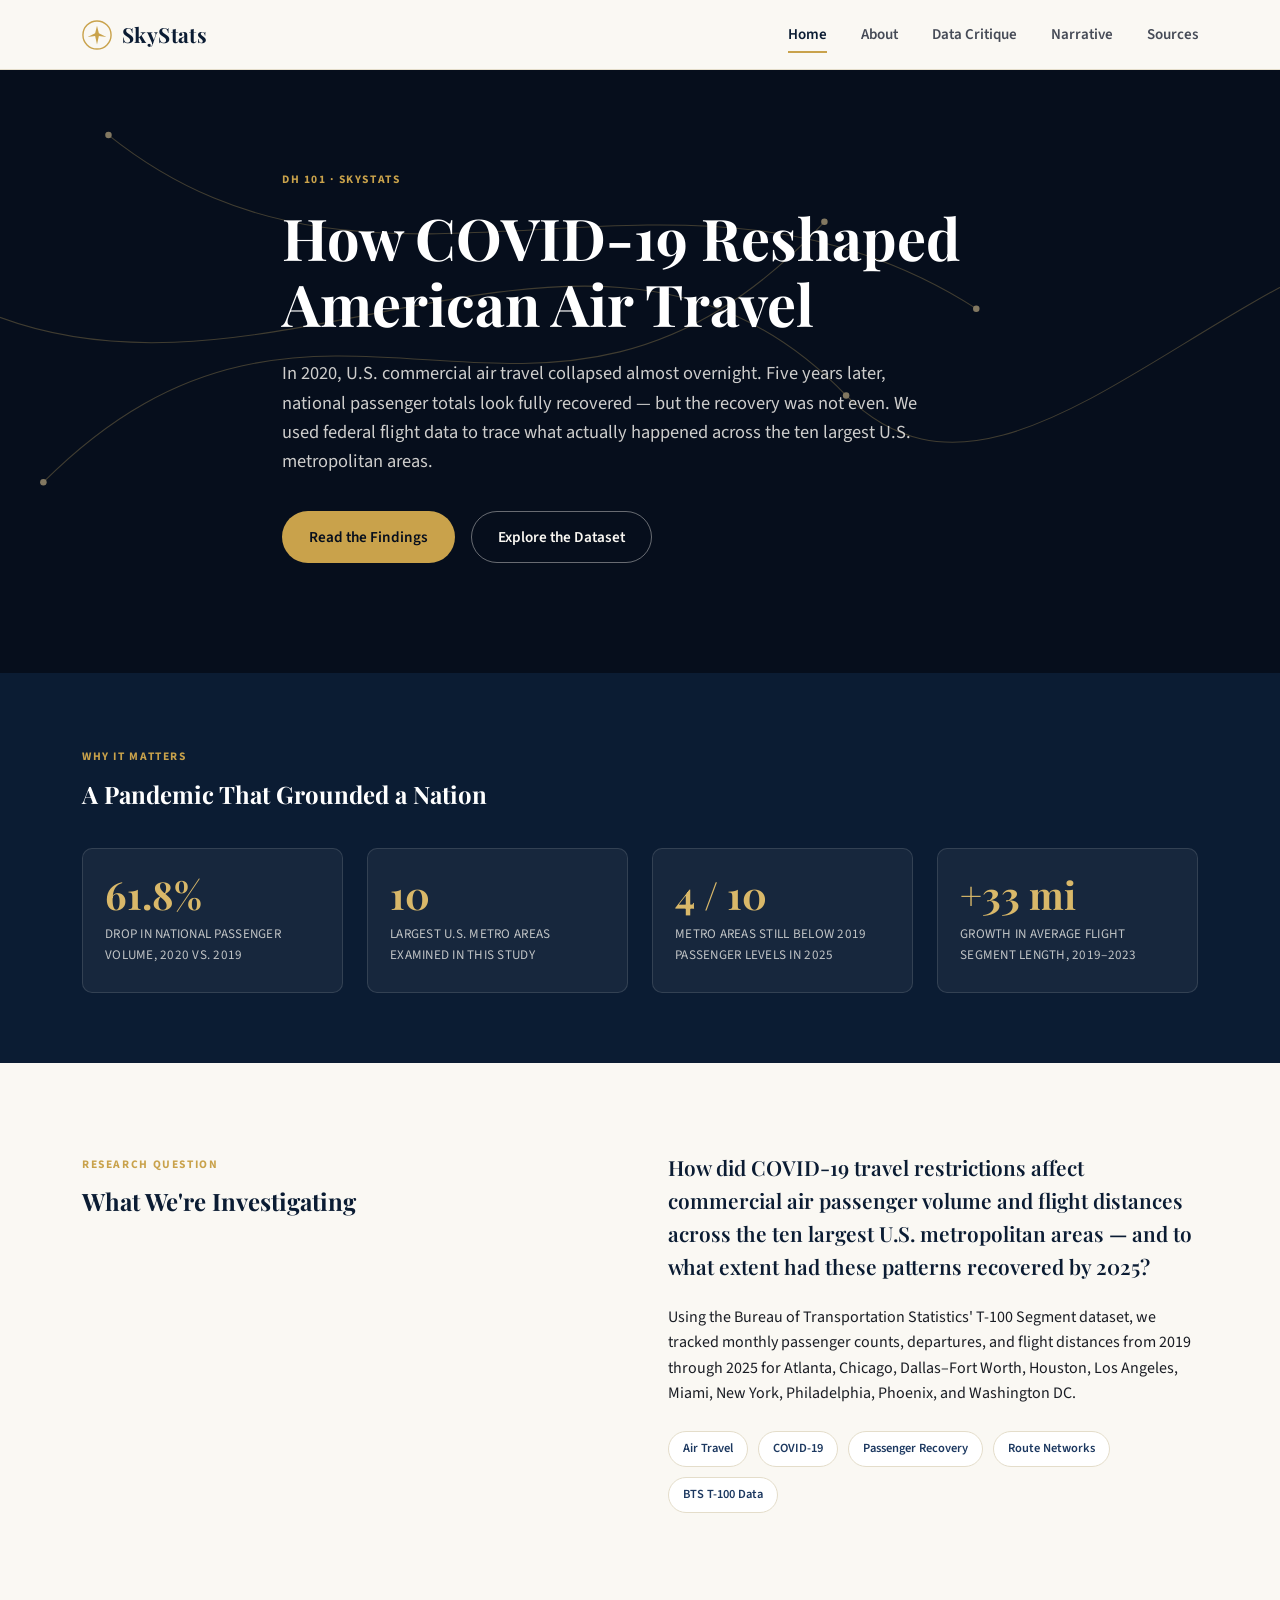
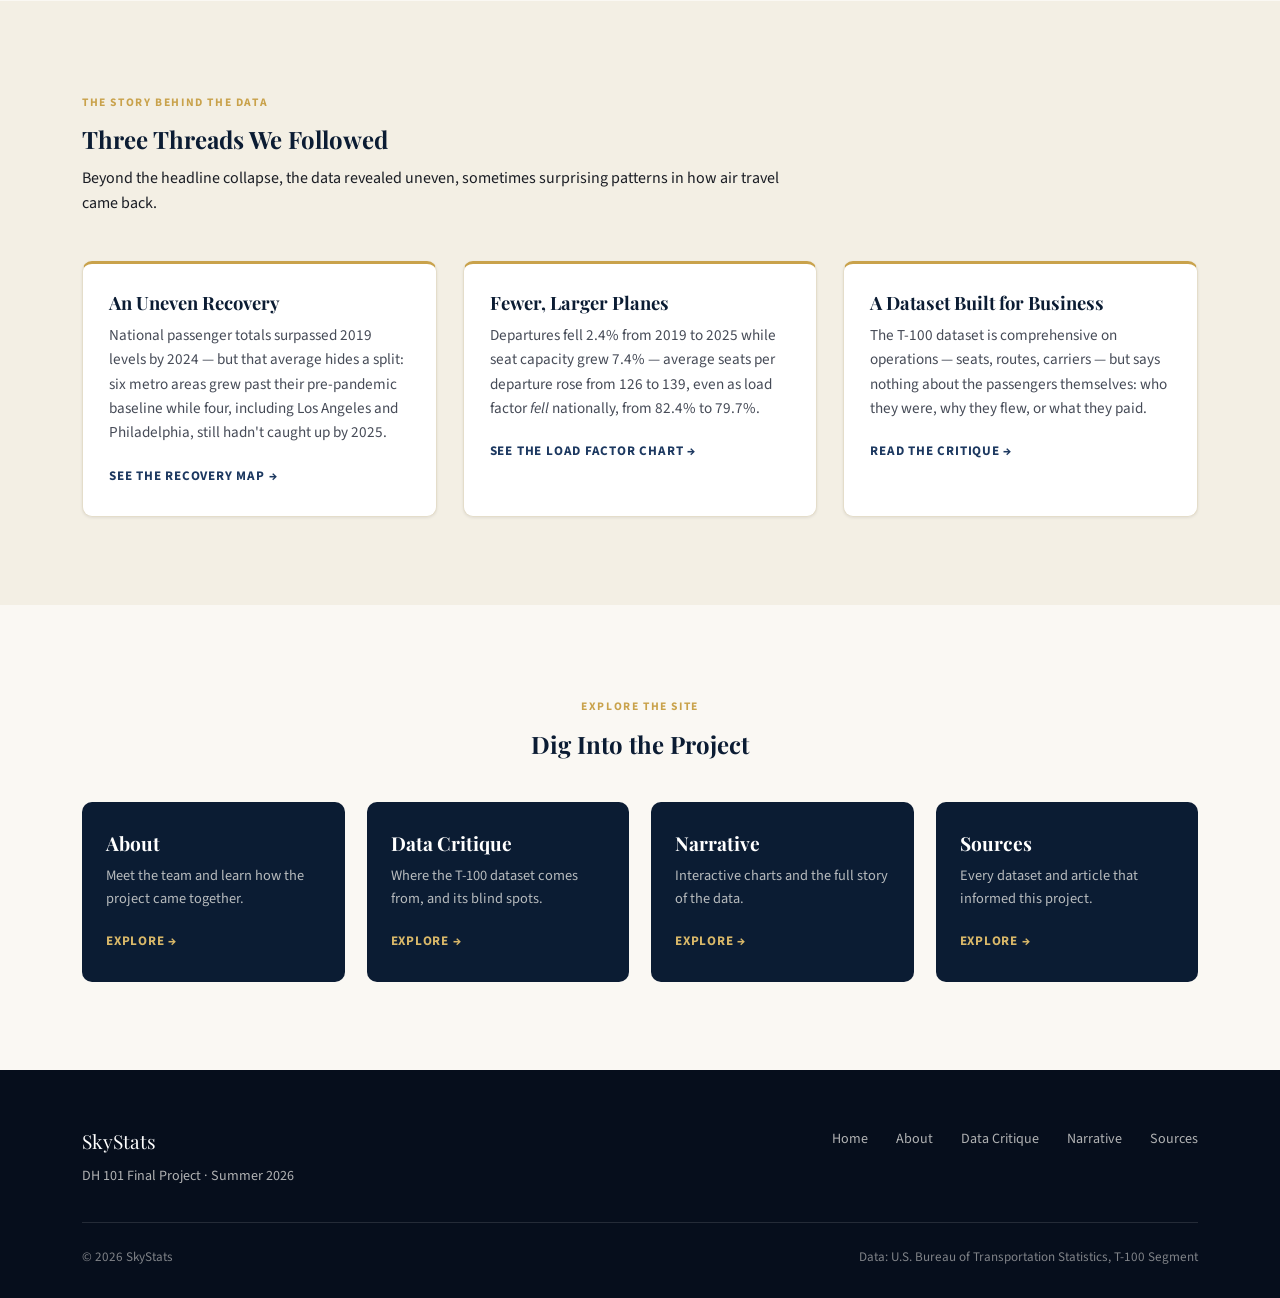
<file: index.html>
<!doctype html>
<html lang="en">
<head>
  <meta charset="UTF-8" />
  <meta name="viewport" content="width=device-width, initial-scale=1.0" />
  <title>SkyStats — How COVID-19 Reshaped American Air Travel</title>
  <meta name="description" content="A DH 101 data journalism project tracking how the COVID-19 pandemic reshaped commercial air travel across the ten largest U.S. metro areas, 2019–2025." />
  <link rel="preconnect" href="https://fonts.googleapis.com" />
  <link rel="preconnect" href="https://fonts.gstatic.com" crossorigin />
  <link href="https://fonts.googleapis.com/css2?family=Playfair+Display:wght@600;700&family=Source+Sans+3:wght@400;600;700&display=swap" rel="stylesheet" />
  <link rel="stylesheet" href="assets/css/style.css" />
</head>
<body data-page="home">

  <header class="site-header">
    <nav class="nav">
      <a href="index.html" class="nav-brand">
        <svg class="mark" viewBox="0 0 32 32" fill="none" xmlns="http://www.w3.org/2000/svg">
          <circle cx="16" cy="16" r="15" stroke="#c9a24b" stroke-width="1.5"/>
          <path d="M6 18L14 14L16 6L18 14L26 18L18 17L16 26L14 17L6 18Z" fill="#c9a24b"/>
        </svg>
        SkyStats
      </a>
      <button class="nav-toggle" aria-label="Toggle navigation" aria-expanded="false">
        <span></span><span></span><span></span>
      </button>
      <ul class="nav-links">
        <li><a href="index.html" data-page="home">Home</a></li>
        <li><a href="about.html" data-page="about">About</a></li>
        <li><a href="data-critique.html" data-page="data">Data Critique</a></li>
        <li><a href="narrative.html" data-page="narrative">Narrative</a></li>
        <li><a href="sources.html" data-page="sources">Sources</a></li>
      </ul>
    </nav>
  </header>

  <section class="hero">
    <svg class="hero-routes" viewBox="0 0 1180 480" preserveAspectRatio="xMidYMid slice" xmlns="http://www.w3.org/2000/svg">
      <g stroke="#d9b869" stroke-width="1" fill="none" opacity="0.5">
        <path d="M40,380 C 300,120 500,420 760,140" />
        <path d="M100,60 C 350,260 620,40 900,220" />
        <path d="M-20,220 C 250,340 550,60 780,300 C 900,420 1050,260 1220,180" />
      </g>
      <g fill="#e8cf9a">
        <circle cx="40" cy="380" r="3"/>
        <circle cx="760" cy="140" r="3"/>
        <circle cx="100" cy="60" r="3"/>
        <circle cx="900" cy="220" r="3"/>
        <circle cx="780" cy="300" r="3"/>
        <circle cx="1220" cy="180" r="3"/>
      </g>
    </svg>
    <div class="container hero-inner">
      <span class="eyebrow">DH 101 &middot; SkyStats</span>
      <h1>How COVID-19 Reshaped American Air Travel</h1>
      <p class="lede">
        In 2020, U.S. commercial air travel collapsed almost overnight. Five years
        later, national passenger totals look fully recovered &mdash; but the
        recovery was not even. We used federal flight data to trace what actually
        happened across the ten largest U.S. metropolitan areas.
      </p>
      <div class="hero-actions">
        <a href="narrative.html" class="btn btn-primary">Read the Findings</a>
        <a href="data-critique.html" class="btn btn-outline">Explore the Dataset</a>
      </div>
    </div>
  </section>

  <section class="stat-band">
    <div class="container">
      <span class="eyebrow">Why It Matters</span>
      <h2 style="color:#fff; max-width:600px;">A Pandemic That Grounded a Nation</h2>
      <div class="stat-band-grid">
        <div class="stat-card">
          <div class="stat-number">61.8%</div>
          <div class="stat-label">DROP IN NATIONAL PASSENGER VOLUME, 2020 VS. 2019</div>
        </div>
        <div class="stat-card">
          <div class="stat-number">10</div>
          <div class="stat-label">LARGEST U.S. METRO AREAS EXAMINED IN THIS STUDY</div>
        </div>
        <div class="stat-card">
          <div class="stat-number">4 / 10</div>
          <div class="stat-label">METRO AREAS STILL BELOW 2019 PASSENGER LEVELS IN 2025</div>
        </div>
        <div class="stat-card">
          <div class="stat-number">+33 mi</div>
          <div class="stat-label">GROWTH IN AVERAGE FLIGHT SEGMENT LENGTH, 2019&ndash;2023</div>
        </div>
      </div>
    </div>
  </section>

  <section class="section">
    <div class="container two-col">
      <div>
        <span class="eyebrow">Research Question</span>
        <h2>What We're Investigating</h2>
      </div>
      <div>
        <p style="font-family: var(--font-display); font-size: 1.3rem; color: var(--navy-900); font-weight: 600;">
          How did COVID-19 travel restrictions affect commercial air passenger
          volume and flight distances across the ten largest U.S. metropolitan
          areas &mdash; and to what extent had these patterns recovered by 2025?
        </p>
        <p>
          Using the Bureau of Transportation Statistics' T-100 Segment dataset,
          we tracked monthly passenger counts, departures, and flight distances
          from 2019 through 2025 for Atlanta, Chicago, Dallas&ndash;Fort Worth,
          Houston, Los Angeles, Miami, New York, Philadelphia, Phoenix, and
          Washington DC.
        </p>
        <div class="tag-row">
          <span class="tag">Air Travel</span>
          <span class="tag">COVID-19</span>
          <span class="tag">Passenger Recovery</span>
          <span class="tag">Route Networks</span>
          <span class="tag">BTS T-100 Data</span>
        </div>
      </div>
    </div>
  </section>

  <section class="section section-alt">
    <div class="container">
      <div class="section-head">
        <span class="eyebrow">The Story Behind the Data</span>
        <h2>Three Threads We Followed</h2>
        <p>Beyond the headline collapse, the data revealed uneven, sometimes
          surprising patterns in how air travel came back.</p>
      </div>
      <div class="card-grid">
        <div class="card">
          <h3>An Uneven Recovery</h3>
          <p>
            National passenger totals surpassed 2019 levels by 2024 &mdash; but
            that average hides a split: six metro areas grew past their
            pre-pandemic baseline while four, including Los Angeles and
            Philadelphia, still hadn't caught up by 2025.
          </p>
          <a href="narrative.html#map" class="card-link">See the recovery map &rarr;</a>
        </div>
        <div class="card">
          <h3>Fewer, Larger Planes</h3>
          <p>
            Departures fell 2.4% from 2019 to 2025 while seat capacity grew
            7.4% &mdash; average seats per departure rose from 126 to 139,
            even as load factor <em>fell</em> nationally, from 82.4% to
            79.7%.
          </p>
          <a href="narrative.html#loadfactor" class="card-link">See the load factor chart &rarr;</a>
        </div>
        <div class="card">
          <h3>A Dataset Built for Business</h3>
          <p>
            The T-100 dataset is comprehensive on operations &mdash; seats,
            routes, carriers &mdash; but says nothing about the passengers
            themselves: who they were, why they flew, or what they paid.
          </p>
          <a href="data-critique.html" class="card-link">Read the critique &rarr;</a>
        </div>
      </div>
    </div>
  </section>

  <section class="section">
    <div class="container">
      <div class="section-head text-center" style="margin-left:auto; margin-right:auto;">
        <span class="eyebrow">Explore the Site</span>
        <h2>Dig Into the Project</h2>
      </div>
      <div class="explore-grid">
        <a href="about.html" class="explore-card">
          <div>
            <h3>About</h3>
            <p>Meet the team and learn how the project came together.</p>
          </div>
          <span class="card-link">Explore &rarr;</span>
        </a>
        <a href="data-critique.html" class="explore-card">
          <div>
            <h3>Data Critique</h3>
            <p>Where the T-100 dataset comes from, and its blind spots.</p>
          </div>
          <span class="card-link">Explore &rarr;</span>
        </a>
        <a href="narrative.html" class="explore-card">
          <div>
            <h3>Narrative</h3>
            <p>Interactive charts and the full story of the data.</p>
          </div>
          <span class="card-link">Explore &rarr;</span>
        </a>
        <a href="sources.html" class="explore-card">
          <div>
            <h3>Sources</h3>
            <p>Every dataset and article that informed this project.</p>
          </div>
          <span class="card-link">Explore &rarr;</span>
        </a>
      </div>
    </div>
  </section>

  <footer class="site-footer">
    <div class="container">
      <div class="footer-top">
        <div>
          <div class="footer-brand">SkyStats</div>
          <p style="margin:0; font-size:0.88rem;">DH 101 Final Project &middot; Summer 2026</p>
        </div>
        <ul class="footer-links">
          <li><a href="index.html">Home</a></li>
          <li><a href="about.html">About</a></li>
          <li><a href="data-critique.html">Data Critique</a></li>
          <li><a href="narrative.html">Narrative</a></li>
          <li><a href="sources.html">Sources</a></li>
        </ul>
      </div>
      <div class="footer-bottom">
        <span>&copy; 2026 SkyStats</span>
        <span>Data: U.S. Bureau of Transportation Statistics, T-100 Segment</span>
      </div>
    </div>
  </footer>

  <script src="assets/js/main.js"></script>
</body>
</html>
</file>
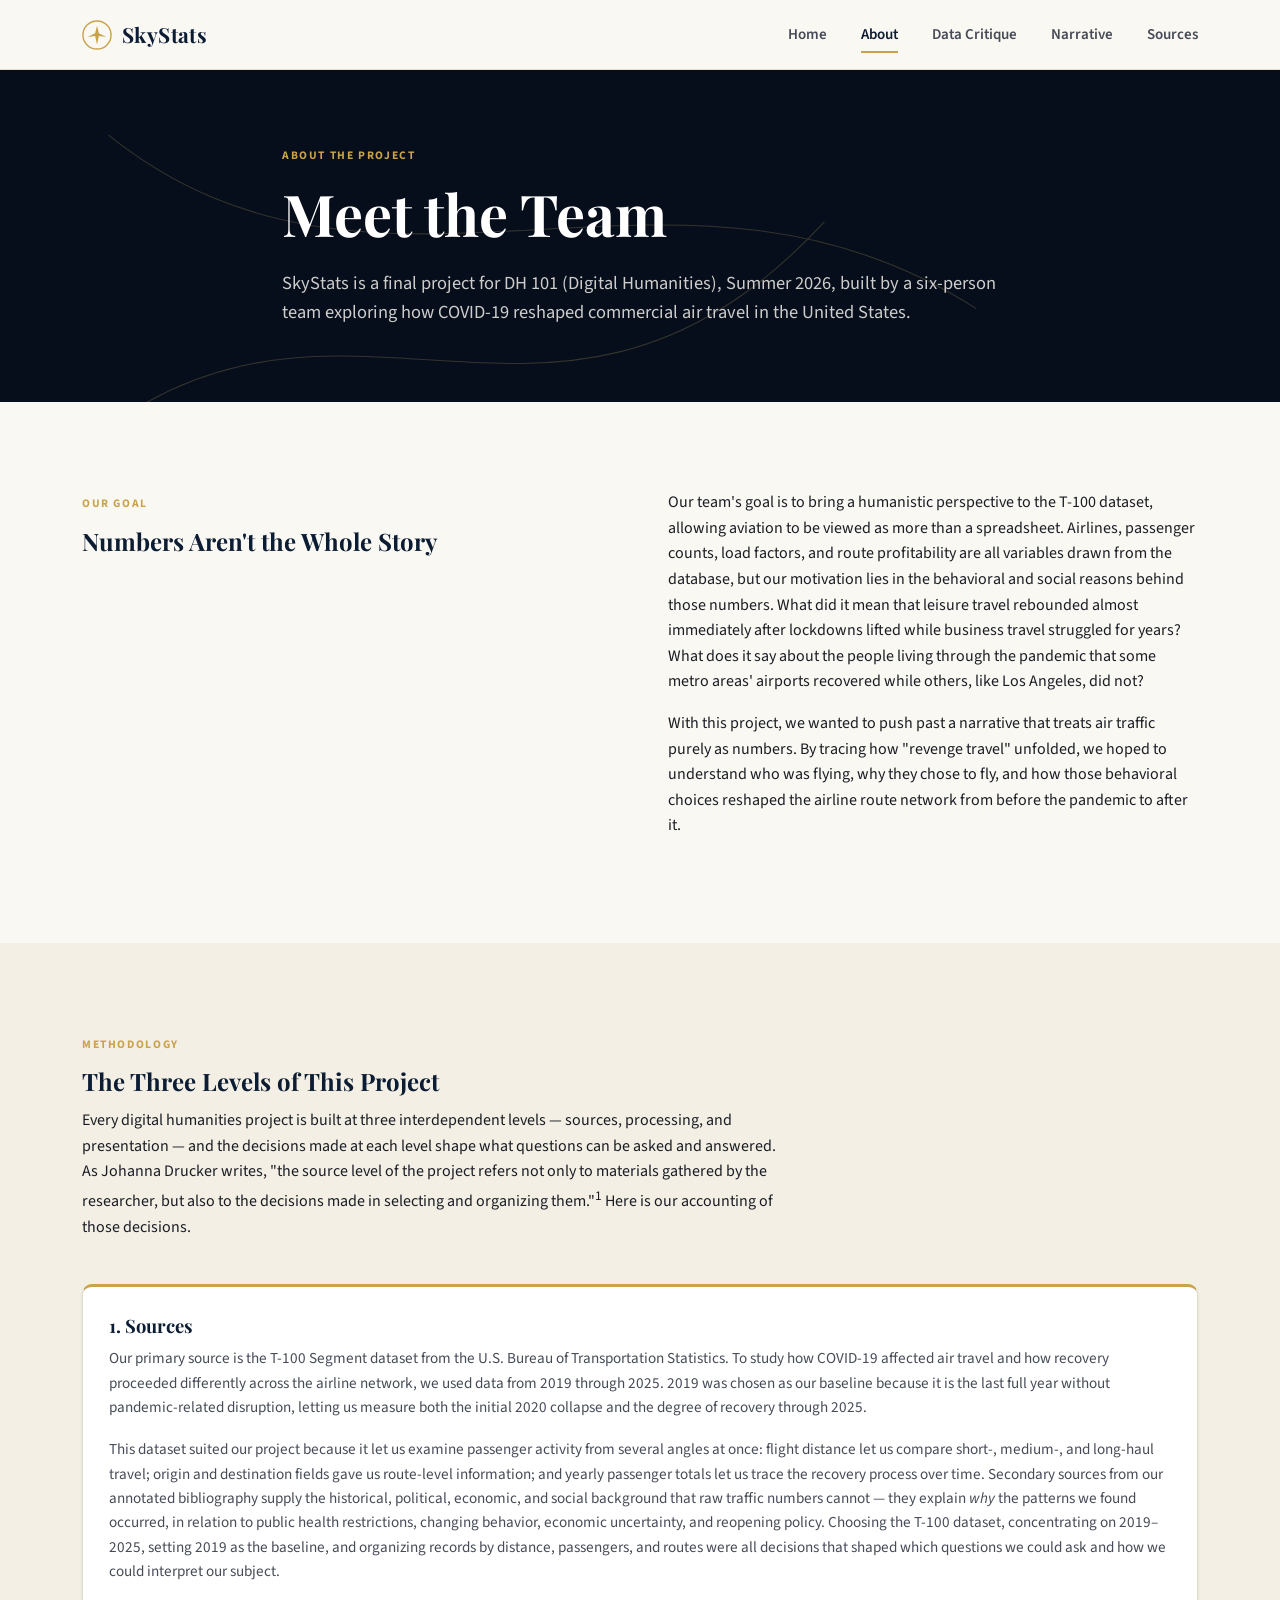
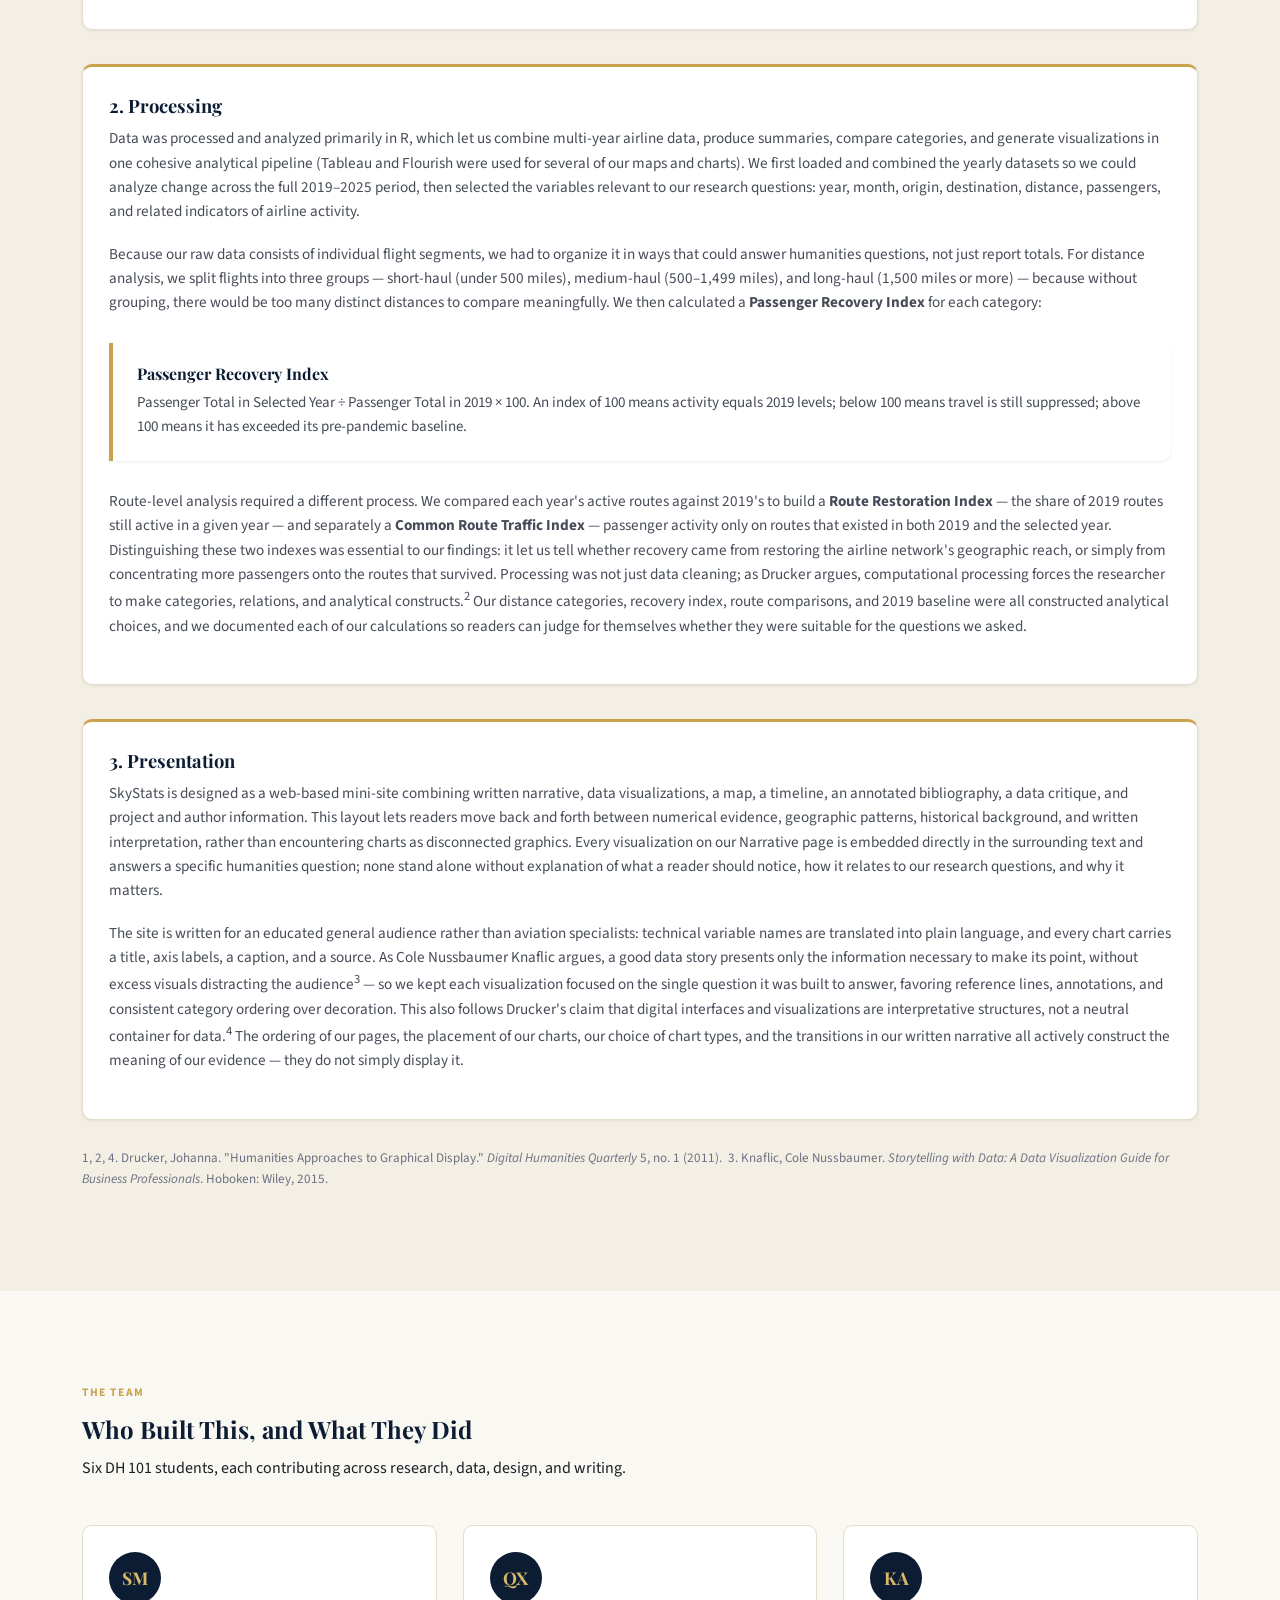
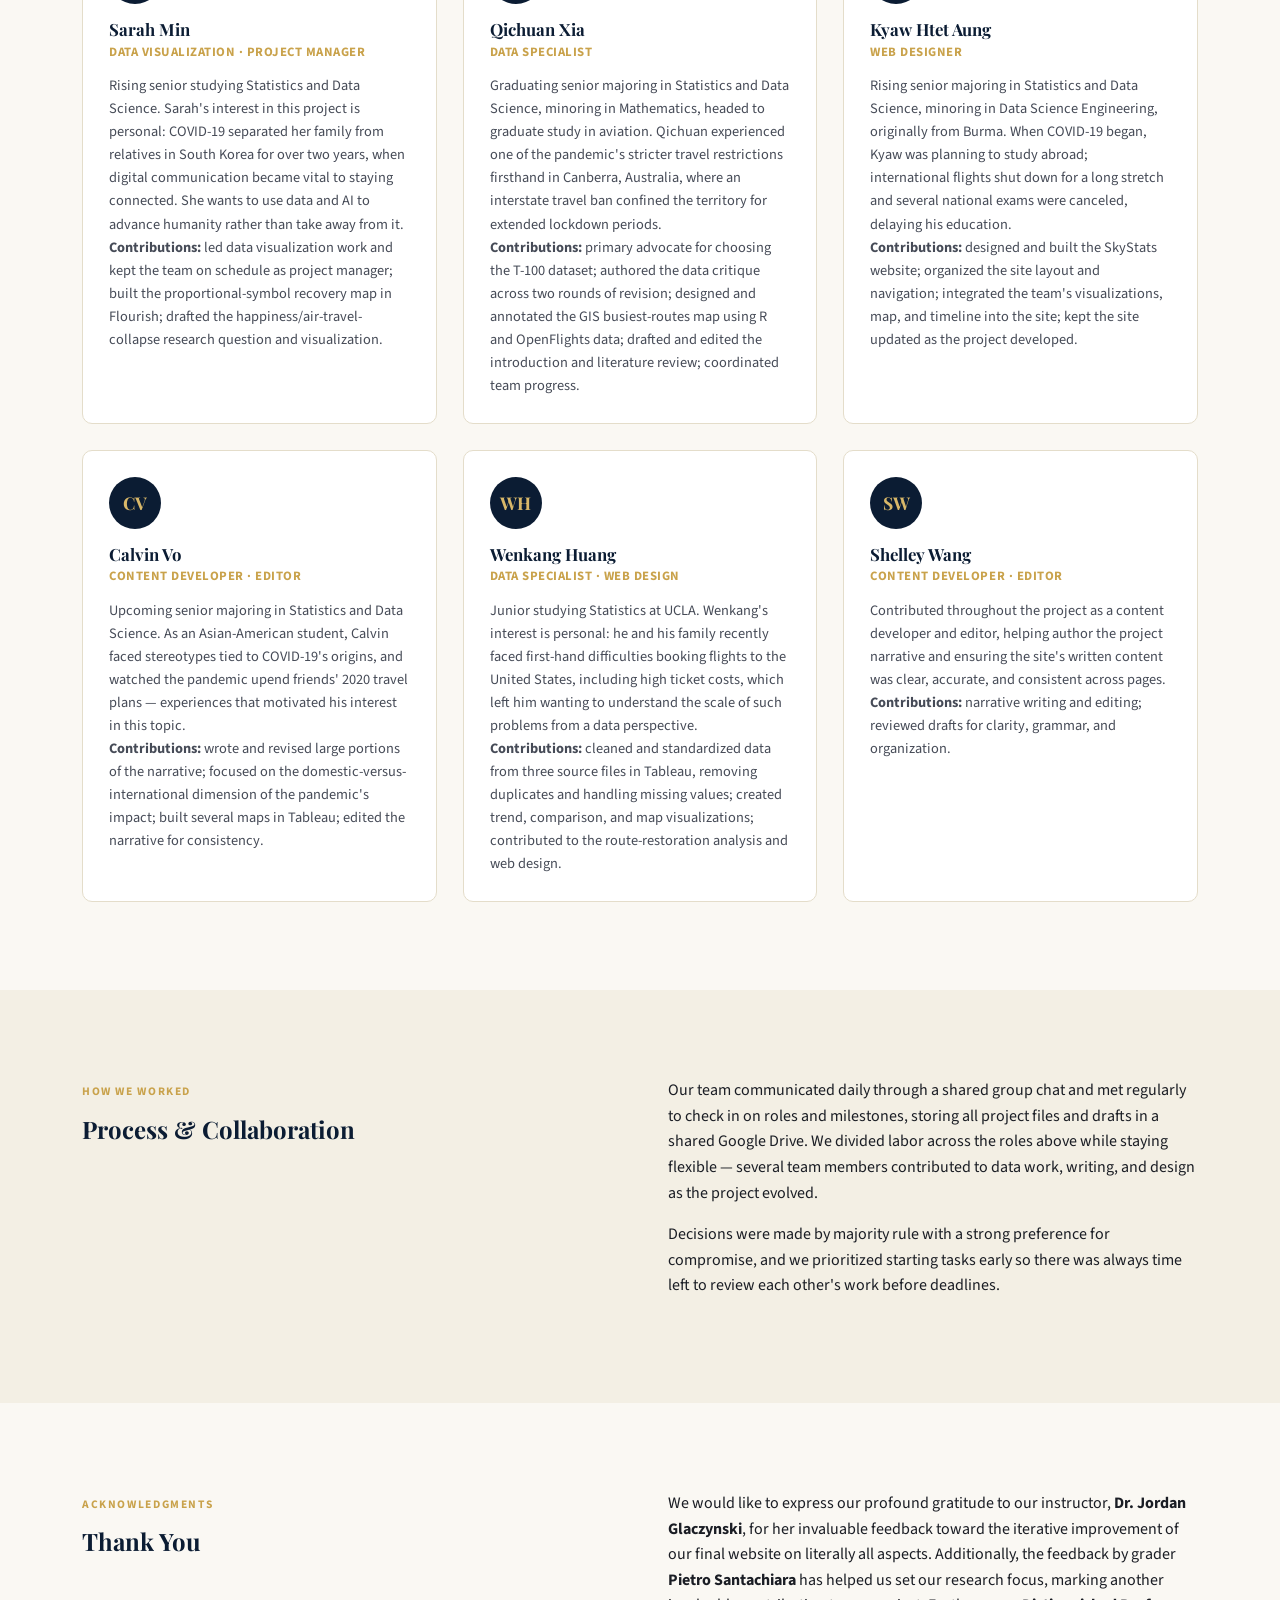
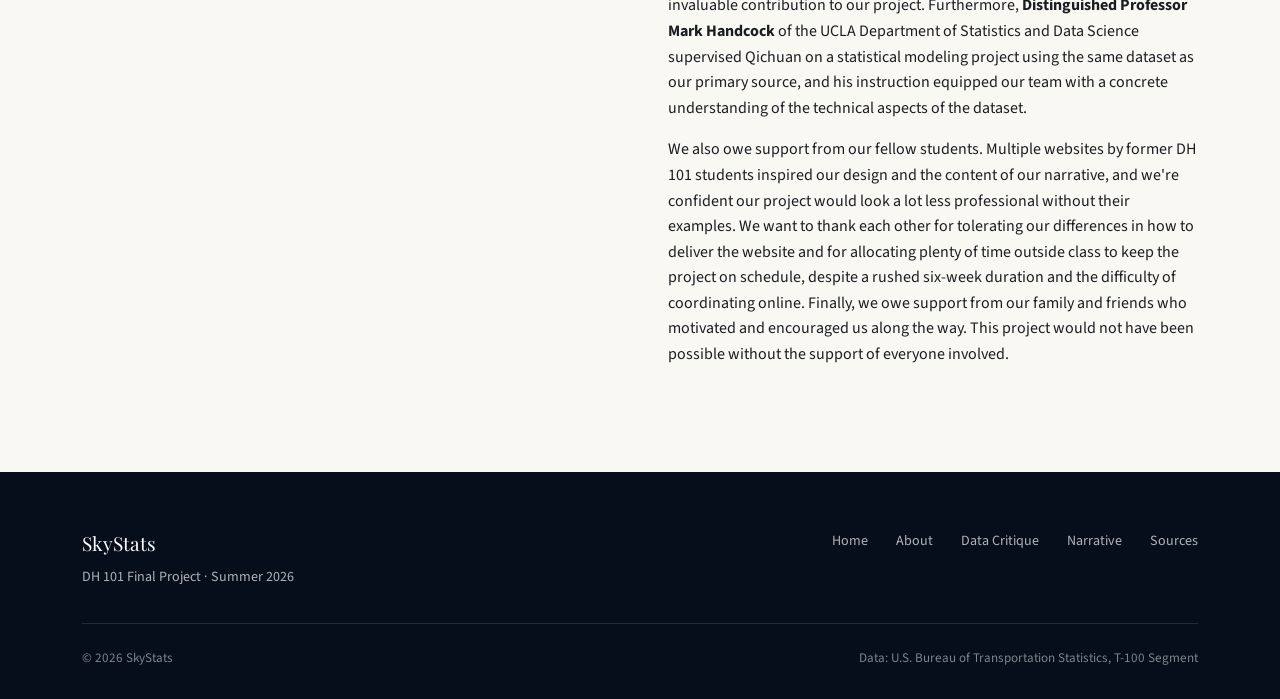
<file: about.html>
<!doctype html>
<html lang="en">
<head>
  <meta charset="UTF-8" />
  <meta name="viewport" content="width=device-width, initial-scale=1.0" />
  <title>About — SkyStats</title>
  <meta name="description" content="How SkyStats was built at the source, processing, and presentation levels, who built it, and who helped." />
  <link rel="preconnect" href="https://fonts.googleapis.com" />
  <link rel="preconnect" href="https://fonts.gstatic.com" crossorigin />
  <link href="https://fonts.googleapis.com/css2?family=Playfair+Display:wght@600;700&family=Source+Sans+3:wght@400;600;700&display=swap" rel="stylesheet" />
  <link rel="stylesheet" href="assets/css/style.css" />
</head>
<body data-page="about">

  <header class="site-header">
    <nav class="nav">
      <a href="index.html" class="nav-brand">
        <svg class="mark" viewBox="0 0 32 32" fill="none" xmlns="http://www.w3.org/2000/svg">
          <circle cx="16" cy="16" r="15" stroke="#c9a24b" stroke-width="1.5"/>
          <path d="M6 18L14 14L16 6L18 14L26 18L18 17L16 26L14 17L6 18Z" fill="#c9a24b"/>
        </svg>
        SkyStats
      </a>
      <button class="nav-toggle" aria-label="Toggle navigation" aria-expanded="false">
        <span></span><span></span><span></span>
      </button>
      <ul class="nav-links">
        <li><a href="index.html" data-page="home">Home</a></li>
        <li><a href="about.html" data-page="about">About</a></li>
        <li><a href="data-critique.html" data-page="data">Data Critique</a></li>
        <li><a href="narrative.html" data-page="narrative">Narrative</a></li>
        <li><a href="sources.html" data-page="sources">Sources</a></li>
      </ul>
    </nav>
  </header>

  <section class="hero page-hero">
    <svg class="hero-routes" viewBox="0 0 1180 480" preserveAspectRatio="xMidYMid slice" xmlns="http://www.w3.org/2000/svg">
      <g stroke="#d9b869" stroke-width="1" fill="none" opacity="0.4">
        <path d="M40,380 C 300,120 500,420 760,140" />
        <path d="M100,60 C 350,260 620,40 900,220" />
      </g>
    </svg>
    <div class="container hero-inner">
      <span class="eyebrow">About the Project</span>
      <h1>Meet the Team</h1>
      <p class="lede">
        SkyStats is a final project for DH 101 (Digital Humanities), Summer
        2026, built by a six-person team exploring how COVID-19 reshaped
        commercial air travel in the United States.
      </p>
    </div>
  </section>

  <section class="section">
    <div class="container two-col">
      <div>
        <span class="eyebrow">Our Goal</span>
        <h2>Numbers Aren't the Whole Story</h2>
      </div>
      <div>
        <p>
          Our team's goal is to bring a humanistic perspective to the T-100
          dataset, allowing aviation to be viewed as more than a spreadsheet.
          Airlines, passenger counts, load factors, and route profitability
          are all variables drawn from the database, but our motivation lies
          in the behavioral and social reasons behind those numbers. What did
          it mean that leisure travel rebounded almost immediately after
          lockdowns lifted while business travel struggled for years? What
          does it say about the people living through the pandemic that some
          metro areas' airports recovered while others, like Los Angeles,
          did not?
        </p>
        <p>
          With this project, we wanted to push past a narrative that treats
          air traffic purely as numbers. By tracing how "revenge travel"
          unfolded, we hoped to understand who was flying, why they chose to
          fly, and how those behavioral choices reshaped the airline route
          network from before the pandemic to after it.
        </p>
      </div>
    </div>
  </section>

  <section class="section section-alt">
    <div class="container">
      <div class="section-head">
        <span class="eyebrow">Methodology</span>
        <h2>The Three Levels of This Project</h2>
        <p>
          Every digital humanities project is built at three interdependent
          levels &mdash; sources, processing, and presentation &mdash; and the
          decisions made at each level shape what questions can be asked and
          answered. As Johanna Drucker writes, "the source level of the
          project refers not only to materials gathered by the researcher,
          but also to the decisions made in selecting and organizing them."<sup>1</sup>
          Here is our accounting of those decisions.
        </p>
      </div>

      <div class="card-grid" style="grid-template-columns: 1fr; gap: 34px;">
        <div class="card" style="border-top-color: var(--gold-500);">
          <h3>1. Sources</h3>
          <p>
            Our primary source is the T-100 Segment dataset from the U.S.
            Bureau of Transportation Statistics. To study how COVID-19
            affected air travel and how recovery proceeded differently
            across the airline network, we used data from 2019 through 2025.
            2019 was chosen as our baseline because it is the last full year
            without pandemic-related disruption, letting us measure both the
            initial 2020 collapse and the degree of recovery through 2025.
          </p>
          <p>
            This dataset suited our project because it let us examine
            passenger activity from several angles at once: flight distance
            let us compare short-, medium-, and long-haul travel; origin and
            destination fields gave us route-level information; and yearly
            passenger totals let us trace the recovery process over time.
            Secondary sources from our <a href="sources.html">annotated
            bibliography</a> supply the historical, political, economic, and
            social background that raw traffic numbers cannot &mdash; they
            explain <em>why</em> the patterns we found occurred, in relation
            to public health restrictions, changing behavior, economic
            uncertainty, and reopening policy. Choosing the T-100 dataset,
            concentrating on 2019&ndash;2025, setting 2019 as the baseline,
            and organizing records by distance, passengers, and routes were
            all decisions that shaped which questions we could ask and how
            we could interpret our subject.
          </p>
        </div>

        <div class="card" style="border-top-color: var(--gold-500);">
          <h3>2. Processing</h3>
          <p>
            Data was processed and analyzed primarily in R, which let us
            combine multi-year airline data, produce summaries, compare
            categories, and generate visualizations in one cohesive
            analytical pipeline (Tableau and Flourish were used for several
            of our maps and charts). We first loaded and combined the yearly
            datasets so we could analyze change across the full
            2019&ndash;2025 period, then selected the variables relevant to
            our research questions: year, month, origin, destination,
            distance, passengers, and related indicators of airline activity.
          </p>
          <p>
            Because our raw data consists of individual flight segments, we
            had to organize it in ways that could answer humanities
            questions, not just report totals. For distance analysis, we
            split flights into three groups &mdash; short-haul (under 500
            miles), medium-haul (500&ndash;1,499 miles), and long-haul (1,500
            miles or more) &mdash; because without grouping, there would be
            too many distinct distances to compare meaningfully. We then
            calculated a <strong>Passenger Recovery Index</strong> for each
            category:
          </p>
          <div class="callout">
            <h4>Passenger Recovery Index</h4>
            <p>
              Passenger Total in Selected Year &divide; Passenger Total in
              2019 &times; 100. An index of 100 means activity equals 2019
              levels; below 100 means travel is still suppressed; above 100
              means it has exceeded its pre-pandemic baseline.
            </p>
          </div>
          <p>
            Route-level analysis required a different process. We compared
            each year's active routes against 2019's to build a
            <strong>Route Restoration Index</strong> &mdash; the share of
            2019 routes still active in a given year &mdash; and separately a
            <strong>Common Route Traffic Index</strong> &mdash; passenger
            activity only on routes that existed in both 2019 and the
            selected year. Distinguishing these two indexes was essential to
            our findings: it let us tell whether recovery came from
            restoring the airline network's geographic reach, or simply from
            concentrating more passengers onto the routes that survived.
            Processing was not just data cleaning; as Drucker argues,
            computational processing forces the researcher to make
            categories, relations, and analytical constructs.<sup>2</sup> Our
            distance categories, recovery index, route comparisons, and 2019
            baseline were all constructed analytical choices, and we
            documented each of our calculations so readers can judge for
            themselves whether they were suitable for the questions we asked.
          </p>
        </div>

        <div class="card" style="border-top-color: var(--gold-500);">
          <h3>3. Presentation</h3>
          <p>
            SkyStats is designed as a web-based mini-site combining written
            narrative, data visualizations, a map, a timeline, an annotated
            bibliography, a data critique, and project and author
            information. This layout lets readers move back and forth
            between numerical evidence, geographic patterns, historical
            background, and written interpretation, rather than encountering
            charts as disconnected graphics. Every visualization on our
            <a href="narrative.html">Narrative</a> page is embedded directly
            in the surrounding text and answers a specific humanities
            question; none stand alone without explanation of what a reader
            should notice, how it relates to our research questions, and why
            it matters.
          </p>
          <p>
            The site is written for an educated general audience rather than
            aviation specialists: technical variable names are translated
            into plain language, and every chart carries a title, axis
            labels, a caption, and a source. As Cole Nussbaumer Knaflic
            argues, a good data story presents only the information
            necessary to make its point, without excess visuals distracting
            the audience<sup>3</sup> &mdash; so we kept each visualization
            focused on the single question it was built to answer, favoring
            reference lines, annotations, and consistent category ordering
            over decoration. This also follows Drucker's claim that digital
            interfaces and visualizations are interpretative structures, not
            a neutral container for data.<sup>4</sup> The ordering of our
            pages, the placement of our charts, our choice of chart types,
            and the transitions in our written narrative all actively
            construct the meaning of our evidence &mdash; they do not simply
            display it.
          </p>
        </div>
      </div>

      <p style="font-size: 0.82rem; color: var(--ink-500); margin-top: 28px;">
        1, 2, 4. Drucker, Johanna. "Humanities Approaches to Graphical
        Display." <em>Digital Humanities Quarterly</em> 5, no. 1 (2011).
        &nbsp;3. Knaflic, Cole Nussbaumer. <em>Storytelling with Data: A Data
        Visualization Guide for Business Professionals</em>. Hoboken: Wiley,
        2015.
      </p>
    </div>
  </section>

  <section class="section">
    <div class="container">
      <div class="section-head">
        <span class="eyebrow">The Team</span>
        <h2>Who Built This, and What They Did</h2>
        <p>Six DH 101 students, each contributing across research, data, design, and writing.</p>
      </div>
      <div class="team-grid">

        <div class="team-card">
          <div class="team-avatar">SM</div>
          <h3>Sarah Min</h3>
          <div class="team-role">Data Visualization &middot; Project Manager</div>
          <p>
            Rising senior studying Statistics and Data Science. Sarah's
            interest in this project is personal: COVID-19 separated her
            family from relatives in South Korea for over two years, when
            digital communication became vital to staying connected. She
            wants to use data and AI to advance humanity rather than take
            away from it.
          </p>
          <p><strong>Contributions:</strong> led data visualization work and
          kept the team on schedule as project manager; built the
          proportional-symbol recovery map in Flourish; drafted the
          happiness/air-travel-collapse research question and visualization.</p>
        </div>

        <div class="team-card">
          <div class="team-avatar">QX</div>
          <h3>Qichuan Xia</h3>
          <div class="team-role">Data Specialist</div>
          <p>
            Graduating senior majoring in Statistics and Data Science,
            minoring in Mathematics, headed to graduate study in aviation.
            Qichuan experienced one of the pandemic's stricter travel
            restrictions firsthand in Canberra, Australia, where an
            interstate travel ban confined the territory for extended
            lockdown periods.
          </p>
          <p><strong>Contributions:</strong> primary advocate for choosing
          the T-100 dataset; authored the data critique across two rounds of
          revision; designed and annotated the GIS busiest-routes map using
          R and OpenFlights data; drafted and edited the introduction and
          literature review; coordinated team progress.</p>
        </div>

        <div class="team-card">
          <div class="team-avatar">KA</div>
          <h3>Kyaw Htet Aung</h3>
          <div class="team-role">Web Designer</div>
          <p>
            Rising senior majoring in Statistics and Data Science, minoring
            in Data Science Engineering, originally from Burma. When
            COVID-19 began, Kyaw was planning to study abroad; international
            flights shut down for a long stretch and several national exams
            were canceled, delaying his education.
          </p>
          <p><strong>Contributions:</strong> designed and built the SkyStats
          website; organized the site layout and navigation; integrated the
          team's visualizations, map, and timeline into the site; kept
          the site updated as the project developed.</p>
        </div>

        <div class="team-card">
          <div class="team-avatar">CV</div>
          <h3>Calvin Vo</h3>
          <div class="team-role">Content Developer &middot; Editor</div>
          <p>
            Upcoming senior majoring in Statistics and Data Science. As an
            Asian-American student, Calvin faced stereotypes tied to
            COVID-19's origins, and watched the pandemic upend friends' 2020
            travel plans &mdash; experiences that motivated his interest in
            this topic.
          </p>
          <p><strong>Contributions:</strong> wrote and revised large portions
          of the narrative; focused on the domestic-versus-international
          dimension of the pandemic's impact; built several maps in Tableau;
          edited the narrative for consistency.</p>
        </div>

        <div class="team-card">
          <div class="team-avatar">WH</div>
          <h3>Wenkang Huang</h3>
          <div class="team-role">Data Specialist &middot; Web Design</div>
          <p>
            Junior studying Statistics at UCLA. Wenkang's interest is
            personal: he and his family recently faced first-hand
            difficulties booking flights to the United States, including
            high ticket costs, which left him wanting to understand the
            scale of such problems from a data perspective.
          </p>
          <p><strong>Contributions:</strong> cleaned and standardized data
          from three source files in Tableau, removing duplicates and
          handling missing values; created trend, comparison, and map
          visualizations; contributed to the route-restoration analysis and
          web design.</p>
        </div>

        <div class="team-card">
          <div class="team-avatar">SW</div>
          <h3>Shelley Wang</h3>
          <div class="team-role">Content Developer &middot; Editor</div>
          <p>
            Contributed throughout the project as a content developer and
            editor, helping author the project narrative and ensuring the
            site's written content was clear, accurate, and consistent
            across pages.
          </p>
          <p><strong>Contributions:</strong> narrative writing and editing;
          reviewed drafts for clarity, grammar, and organization.</p>
        </div>

      </div>
    </div>
  </section>

  <section class="section section-alt">
    <div class="container two-col">
      <div>
        <span class="eyebrow">How We Worked</span>
        <h2>Process &amp; Collaboration</h2>
      </div>
      <div>
        <p>
          Our team communicated daily through a shared group chat and met
          regularly to check in on roles and milestones, storing all project
          files and drafts in a shared Google Drive. We divided labor across
          the roles above while staying flexible &mdash; several team members
          contributed to data work, writing, and design as the project
          evolved.
        </p>
        <p>
          Decisions were made by majority rule with a strong preference for
          compromise, and we prioritized starting tasks early so there was
          always time left to review each other's work before deadlines.
        </p>
      </div>
    </div>
  </section>

  <section class="section">
    <div class="container two-col">
      <div>
        <span class="eyebrow">Acknowledgments</span>
        <h2>Thank You</h2>
      </div>
      <div>
        <p>
          We would like to express our profound gratitude to our instructor,
          <strong>Dr. Jordan Glaczynski</strong>, for her invaluable feedback
          toward the iterative improvement of our final website on literally
          all aspects. Additionally, the feedback by grader
          <strong>Pietro Santachiara</strong> has helped us set our research
          focus, marking another invaluable contribution to our project.
          Furthermore, <strong>Distinguished Professor Mark Handcock</strong>
          of the UCLA Department of Statistics and Data Science supervised
          Qichuan on a statistical modeling project using the same dataset
          as our primary source, and his instruction equipped our team with
          a concrete understanding of the technical aspects of the dataset.
        </p>
        <p>
          We also owe support from our fellow students. Multiple websites by
          former DH 101 students inspired our design and the content of our
          narrative, and we're confident our project would look a lot less
          professional without their examples. We want to thank each other
          for tolerating our differences in how to deliver the website and
          for allocating plenty of time outside class to keep the project on
          schedule, despite a rushed six-week duration and the difficulty of
          coordinating online. Finally, we owe support from our family and
          friends who motivated and encouraged us along the way. This
          project would not have been possible without the support of
          everyone involved.
        </p>
      </div>
    </div>
  </section>

  <footer class="site-footer">
    <div class="container">
      <div class="footer-top">
        <div>
          <div class="footer-brand">SkyStats</div>
          <p style="margin:0; font-size:0.88rem;">DH 101 Final Project &middot; Summer 2026</p>
        </div>
        <ul class="footer-links">
          <li><a href="index.html">Home</a></li>
          <li><a href="about.html">About</a></li>
          <li><a href="data-critique.html">Data Critique</a></li>
          <li><a href="narrative.html">Narrative</a></li>
          <li><a href="sources.html">Sources</a></li>
        </ul>
      </div>
      <div class="footer-bottom">
        <span>&copy; 2026 SkyStats</span>
        <span>Data: U.S. Bureau of Transportation Statistics, T-100 Segment</span>
      </div>
    </div>
  </footer>

  <script src="assets/js/main.js"></script>
</body>
</html>
</file>
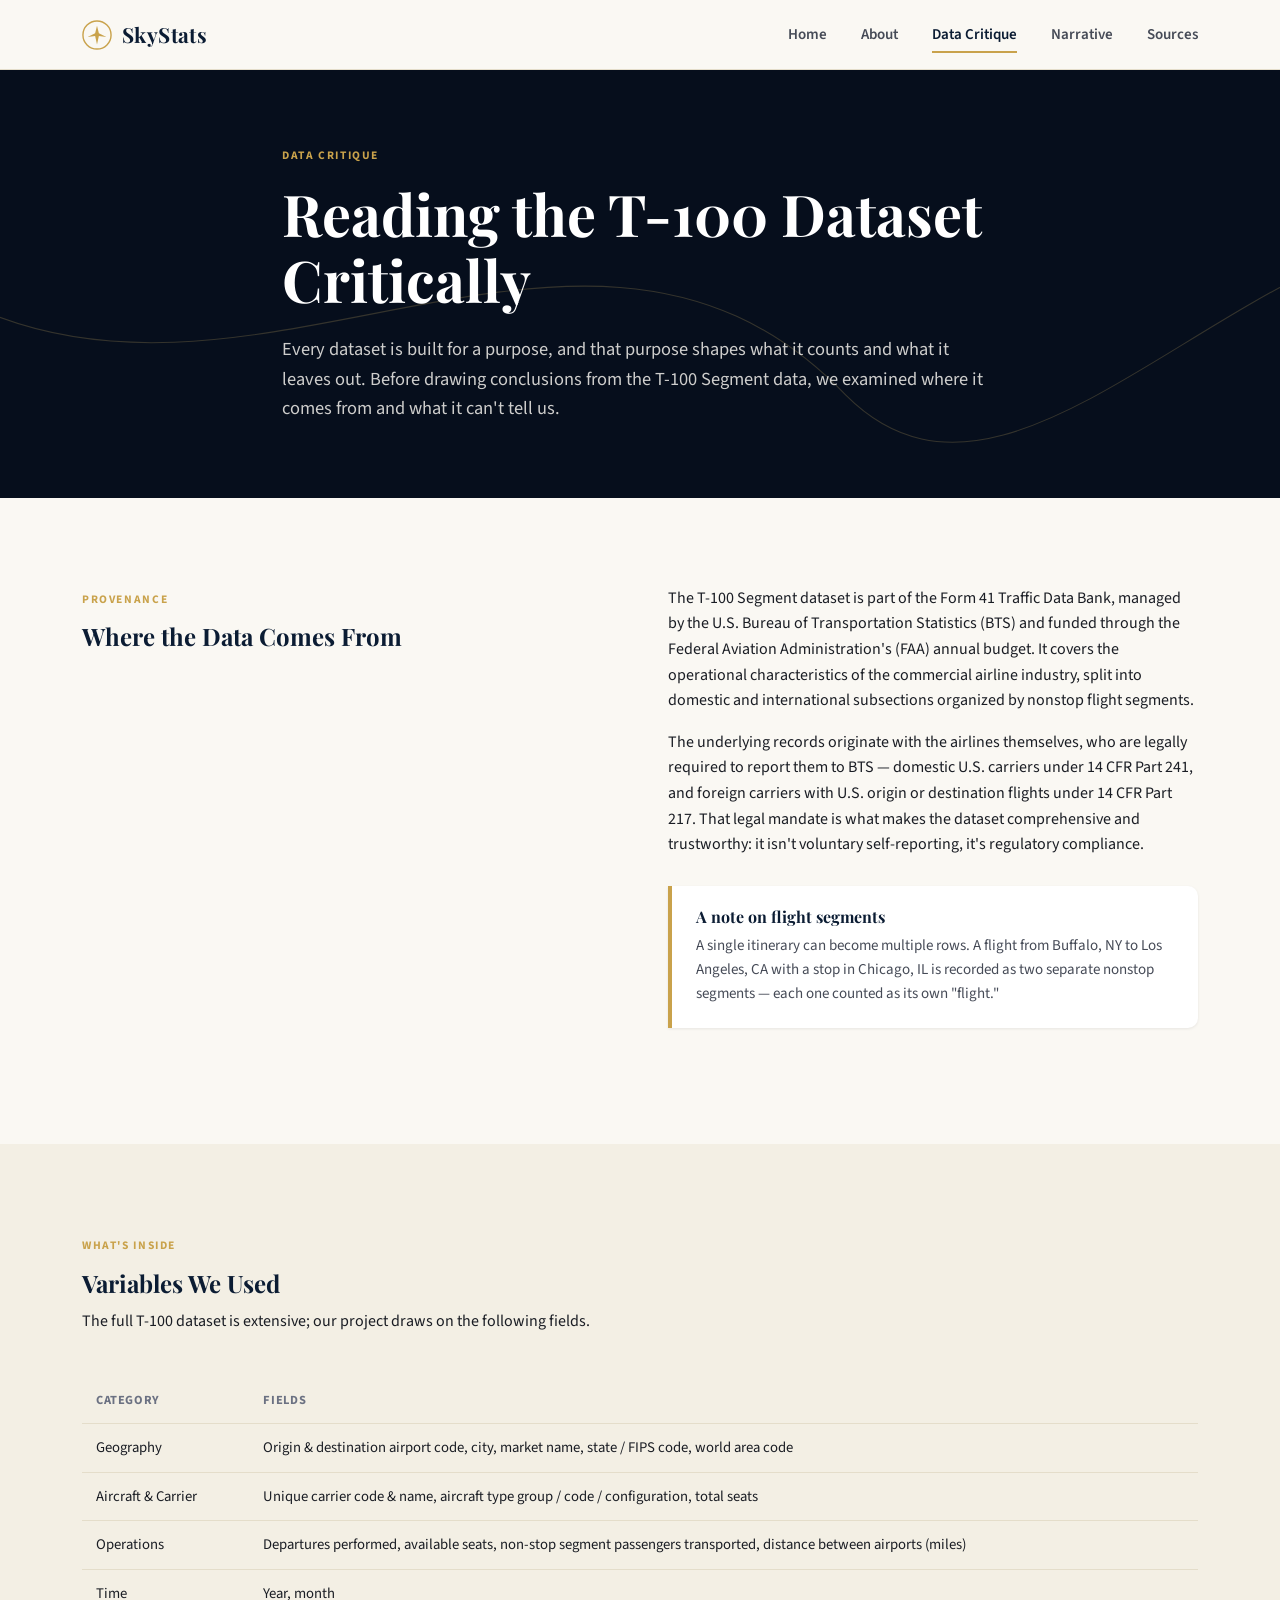
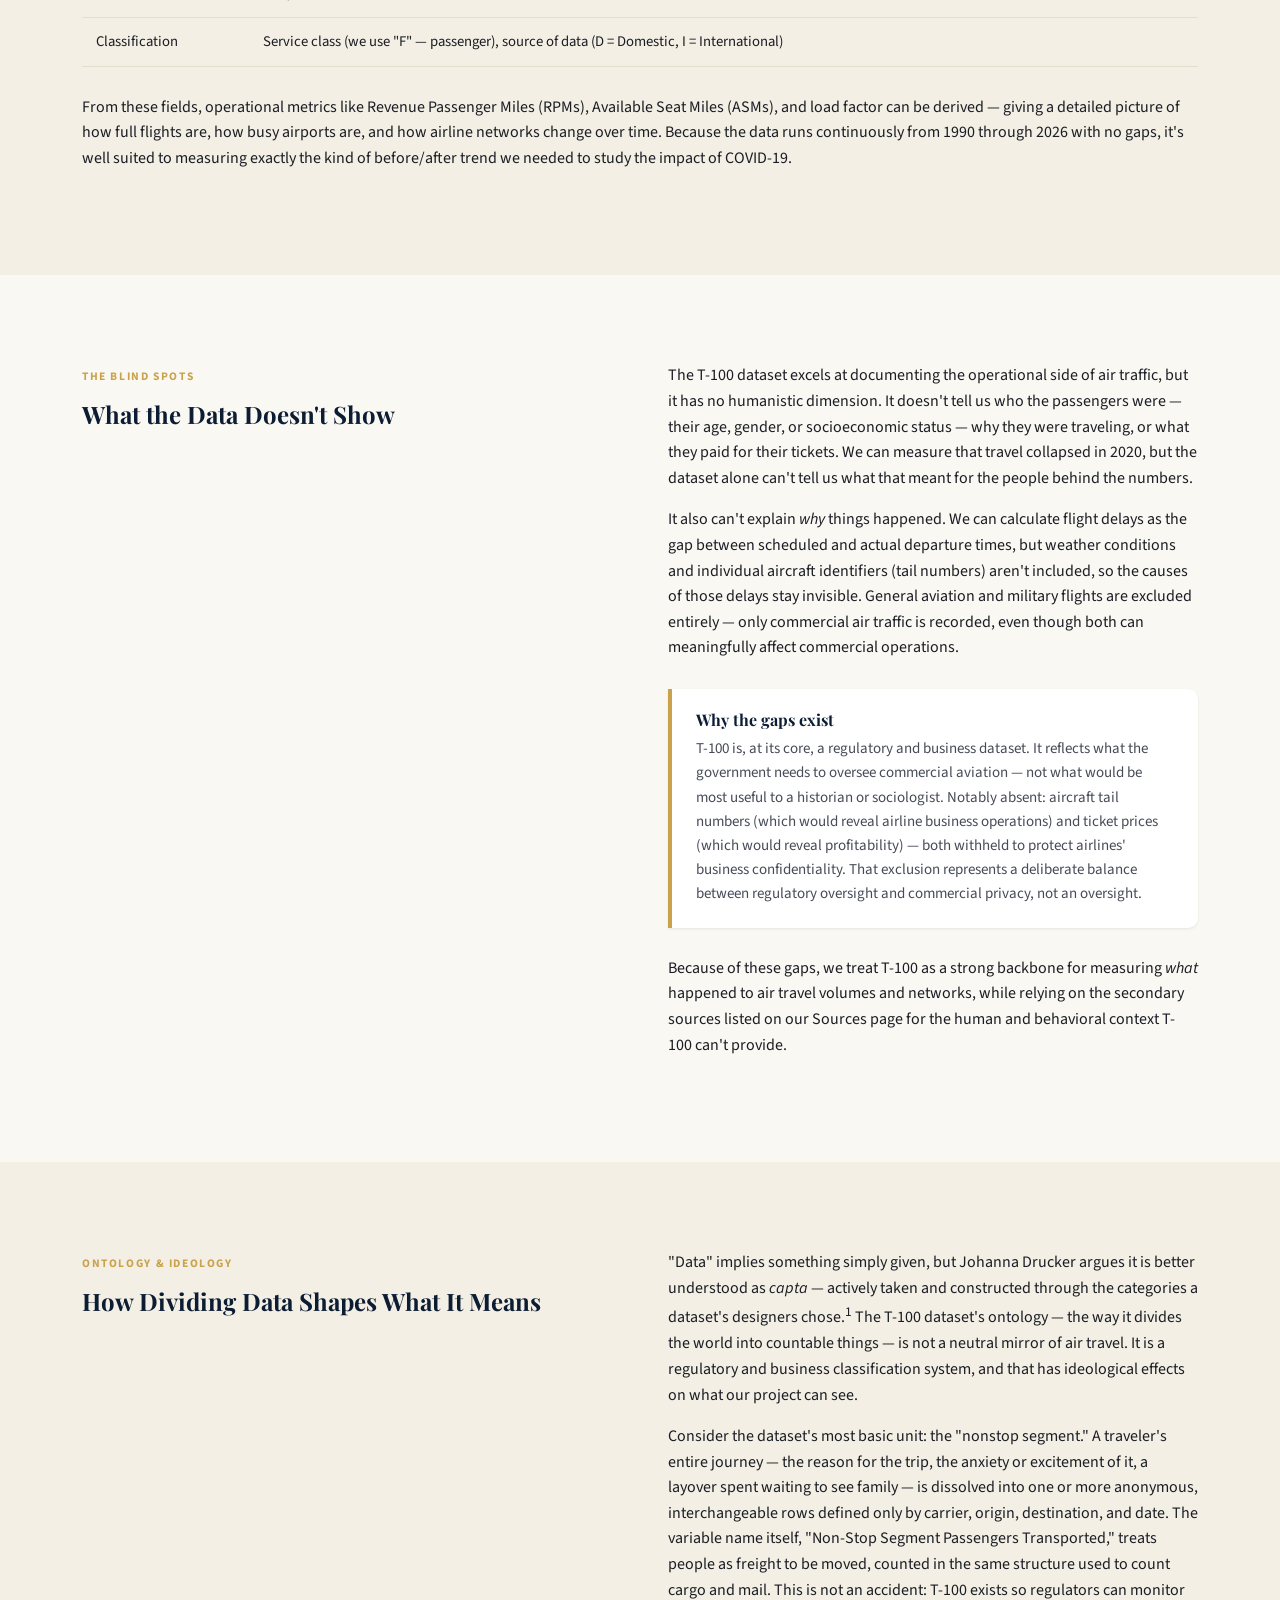
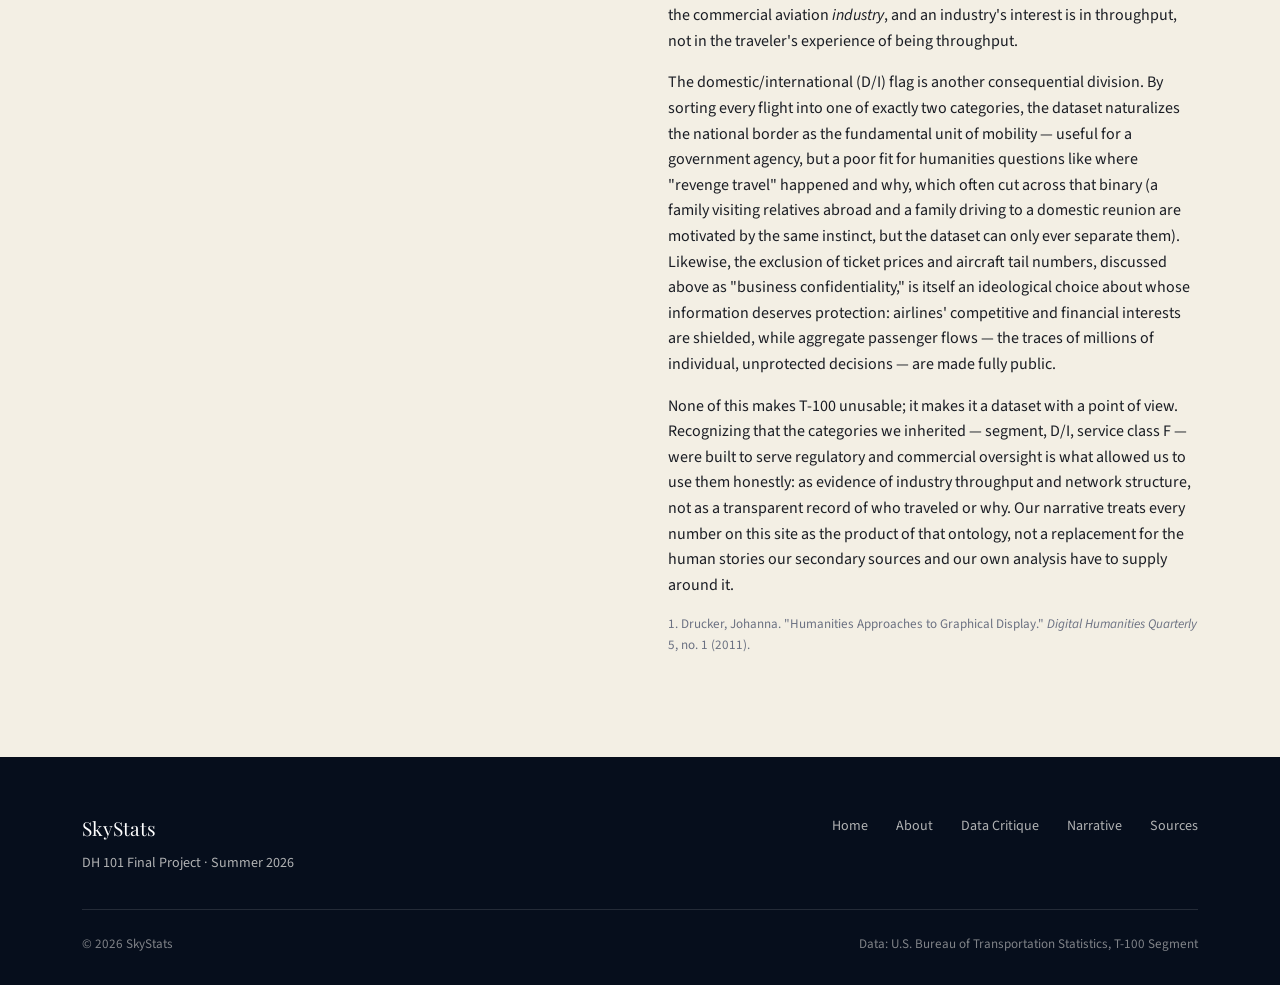
<file: data-critique.html>
<!doctype html>
<html lang="en">
<head>
  <meta charset="UTF-8" />
  <meta name="viewport" content="width=device-width, initial-scale=1.0" />
  <title>Data Critique — SkyStats</title>
  <meta name="description" content="A critical look at the BTS T-100 Segment dataset: its provenance, variables, strengths, and blind spots." />
  <link rel="preconnect" href="https://fonts.googleapis.com" />
  <link rel="preconnect" href="https://fonts.gstatic.com" crossorigin />
  <link href="https://fonts.googleapis.com/css2?family=Playfair+Display:wght@600;700&family=Source+Sans+3:wght@400;600;700&display=swap" rel="stylesheet" />
  <link rel="stylesheet" href="assets/css/style.css" />
</head>
<body data-page="data">

  <header class="site-header">
    <nav class="nav">
      <a href="index.html" class="nav-brand">
        <svg class="mark" viewBox="0 0 32 32" fill="none" xmlns="http://www.w3.org/2000/svg">
          <circle cx="16" cy="16" r="15" stroke="#c9a24b" stroke-width="1.5"/>
          <path d="M6 18L14 14L16 6L18 14L26 18L18 17L16 26L14 17L6 18Z" fill="#c9a24b"/>
        </svg>
        SkyStats
      </a>
      <button class="nav-toggle" aria-label="Toggle navigation" aria-expanded="false">
        <span></span><span></span><span></span>
      </button>
      <ul class="nav-links">
        <li><a href="index.html" data-page="home">Home</a></li>
        <li><a href="about.html" data-page="about">About</a></li>
        <li><a href="data-critique.html" data-page="data">Data Critique</a></li>
        <li><a href="narrative.html" data-page="narrative">Narrative</a></li>
        <li><a href="sources.html" data-page="sources">Sources</a></li>
      </ul>
    </nav>
  </header>

  <section class="hero page-hero">
    <svg class="hero-routes" viewBox="0 0 1180 480" preserveAspectRatio="xMidYMid slice" xmlns="http://www.w3.org/2000/svg">
      <g stroke="#d9b869" stroke-width="1" fill="none" opacity="0.4">
        <path d="M-20,220 C 250,340 550,60 780,300 C 900,420 1050,260 1220,180" />
      </g>
    </svg>
    <div class="container hero-inner">
      <span class="eyebrow">Data Critique</span>
      <h1>Reading the T-100 Dataset Critically</h1>
      <p class="lede">
        Every dataset is built for a purpose, and that purpose shapes what it
        counts and what it leaves out. Before drawing conclusions from the
        T-100 Segment data, we examined where it comes from and what it can't
        tell us.
      </p>
    </div>
  </section>

  <section class="section">
    <div class="container two-col">
      <div>
        <span class="eyebrow">Provenance</span>
        <h2>Where the Data Comes From</h2>
      </div>
      <div>
        <p>
          The T-100 Segment dataset is part of the Form 41 Traffic Data Bank,
          managed by the U.S. Bureau of Transportation Statistics (BTS) and
          funded through the Federal Aviation Administration's (FAA) annual
          budget. It covers the operational characteristics of the commercial
          airline industry, split into domestic and international subsections
          organized by nonstop flight segments.
        </p>
        <p>
          The underlying records originate with the airlines themselves, who
          are legally required to report them to BTS &mdash; domestic U.S.
          carriers under 14 CFR Part 241, and foreign carriers with U.S.
          origin or destination flights under 14 CFR Part 217. That legal
          mandate is what makes the dataset comprehensive and trustworthy:
          it isn't voluntary self-reporting, it's regulatory compliance.
        </p>
        <div class="callout">
          <h4>A note on flight segments</h4>
          <p>
            A single itinerary can become multiple rows. A flight from
            Buffalo, NY to Los Angeles, CA with a stop in Chicago, IL is
            recorded as two separate nonstop segments &mdash; each one
            counted as its own "flight."
          </p>
        </div>
      </div>
    </div>
  </section>

  <section class="section section-alt">
    <div class="container">
      <div class="section-head">
        <span class="eyebrow">What's Inside</span>
        <h2>Variables We Used</h2>
        <p>The full T-100 dataset is extensive; our project draws on the following fields.</p>
      </div>
      <table class="spec-table">
        <thead>
          <tr>
            <th>Category</th>
            <th>Fields</th>
          </tr>
        </thead>
        <tbody>
          <tr>
            <td>Geography</td>
            <td>Origin &amp; destination airport code, city, market name, state / FIPS code, world area code</td>
          </tr>
          <tr>
            <td>Aircraft &amp; Carrier</td>
            <td>Unique carrier code &amp; name, aircraft type group / code / configuration, total seats</td>
          </tr>
          <tr>
            <td>Operations</td>
            <td>Departures performed, available seats, non-stop segment passengers transported, distance between airports (miles)</td>
          </tr>
          <tr>
            <td>Time</td>
            <td>Year, month</td>
          </tr>
          <tr>
            <td>Classification</td>
            <td>Service class (we use "F" &mdash; passenger), source of data (D = Domestic, I = International)</td>
          </tr>
        </tbody>
      </table>
      <p>
        From these fields, operational metrics like Revenue Passenger Miles
        (RPMs), Available Seat Miles (ASMs), and load factor can be derived
        &mdash; giving a detailed picture of how full flights are, how busy
        airports are, and how airline networks change over time. Because
        the data runs continuously from 1990 through 2026 with no gaps, it's
        well suited to measuring exactly the kind of before/after trend we
        needed to study the impact of COVID-19.
      </p>
    </div>
  </section>

  <section class="section">
    <div class="container two-col">
      <div>
        <span class="eyebrow">The Blind Spots</span>
        <h2>What the Data Doesn't Show</h2>
      </div>
      <div>
        <p>
          The T-100 dataset excels at documenting the operational side of air
          traffic, but it has no humanistic dimension. It doesn't tell us who
          the passengers were &mdash; their age, gender, or socioeconomic
          status &mdash; why they were traveling, or what they paid for their
          tickets. We can measure that travel collapsed in 2020, but the
          dataset alone can't tell us what that meant for the people behind
          the numbers.
        </p>
        <p>
          It also can't explain <em>why</em> things happened. We can calculate
          flight delays as the gap between scheduled and actual departure
          times, but weather conditions and individual aircraft identifiers
          (tail numbers) aren't included, so the causes of those delays stay
          invisible. General aviation and military flights are excluded
          entirely &mdash; only commercial air traffic is recorded, even
          though both can meaningfully affect commercial operations.
        </p>
        <div class="callout">
          <h4>Why the gaps exist</h4>
          <p>
            T-100 is, at its core, a regulatory and business dataset. It
            reflects what the government needs to oversee commercial
            aviation &mdash; not what would be most useful to a historian or
            sociologist. Notably absent: aircraft tail numbers (which would
            reveal airline business operations) and ticket prices (which
            would reveal profitability) &mdash; both withheld to protect
            airlines' business confidentiality. That exclusion represents a
            deliberate balance between regulatory oversight and commercial
            privacy, not an oversight.
          </p>
        </div>
        <p>
          Because of these gaps, we treat T-100 as a strong backbone for
          measuring <em>what</em> happened to air travel volumes and
          networks, while relying on the secondary sources listed on our
          <a href="sources.html">Sources</a> page for the human and
          behavioral context T-100 can't provide.
        </p>
      </div>
    </div>
  </section>

  <section class="section section-alt">
    <div class="container two-col">
      <div>
        <span class="eyebrow">Ontology &amp; Ideology</span>
        <h2>How Dividing Data Shapes What It Means</h2>
      </div>
      <div>
        <p>
          "Data" implies something simply given, but Johanna Drucker argues
          it is better understood as <em>capta</em> &mdash; actively taken
          and constructed through the categories a dataset's designers
          chose.<sup>1</sup> The T-100 dataset's ontology &mdash; the way it
          divides the world into countable things &mdash; is not a neutral
          mirror of air travel. It is a regulatory and business
          classification system, and that has ideological effects on what
          our project can see.
        </p>
        <p>
          Consider the dataset's most basic unit: the "nonstop segment."
          A traveler's entire journey &mdash; the reason for the trip, the
          anxiety or excitement of it, a layover spent waiting to see family
          &mdash; is dissolved into one or more anonymous, interchangeable
          rows defined only by carrier, origin, destination, and date. The
          variable name itself, "Non-Stop Segment Passengers Transported,"
          treats people as freight to be moved, counted in the same
          structure used to count cargo and mail. This is not an accident:
          T-100 exists so regulators can monitor the commercial aviation
          <em>industry</em>, and an industry's interest is in throughput, not
          in the traveler's experience of being throughput.
        </p>
        <p>
          The domestic/international (D/I) flag is another consequential
          division. By sorting every flight into one of exactly two
          categories, the dataset naturalizes the national border as the
          fundamental unit of mobility &mdash; useful for a government
          agency, but a poor fit for humanities questions like where
          "revenge travel" happened and why, which often cut across that
          binary (a family visiting relatives abroad and a family driving to
          a domestic reunion are motivated by the same instinct, but the
          dataset can only ever separate them). Likewise, the exclusion of
          ticket prices and aircraft tail numbers, discussed above as
          "business confidentiality," is itself an ideological choice about
          whose information deserves protection: airlines' competitive and
          financial interests are shielded, while aggregate passenger flows
          &mdash; the traces of millions of individual, unprotected decisions
          &mdash; are made fully public.
        </p>
        <p>
          None of this makes T-100 unusable; it makes it a dataset with a
          point of view. Recognizing that the categories we inherited
          &mdash; segment, D/I, service class F &mdash; were built to serve
          regulatory and commercial oversight is what allowed us to use them
          honestly: as evidence of industry throughput and network structure,
          not as a transparent record of who traveled or why. Our narrative
          treats every number on this site as the product of that ontology,
          not a replacement for the human stories our secondary sources and
          our own analysis have to supply around it.
        </p>
        <p style="font-size: 0.82rem; color: var(--ink-500);">
          1. Drucker, Johanna. "Humanities Approaches to Graphical Display."
          <em>Digital Humanities Quarterly</em> 5, no. 1 (2011).
        </p>
      </div>
    </div>
  </section>

  <footer class="site-footer">
    <div class="container">
      <div class="footer-top">
        <div>
          <div class="footer-brand">SkyStats</div>
          <p style="margin:0; font-size:0.88rem;">DH 101 Final Project &middot; Summer 2026</p>
        </div>
        <ul class="footer-links">
          <li><a href="index.html">Home</a></li>
          <li><a href="about.html">About</a></li>
          <li><a href="data-critique.html">Data Critique</a></li>
          <li><a href="narrative.html">Narrative</a></li>
          <li><a href="sources.html">Sources</a></li>
        </ul>
      </div>
      <div class="footer-bottom">
        <span>&copy; 2026 SkyStats</span>
        <span>Data: U.S. Bureau of Transportation Statistics, T-100 Segment</span>
      </div>
    </div>
  </footer>

  <script src="assets/js/main.js"></script>
</body>
</html>
</file>
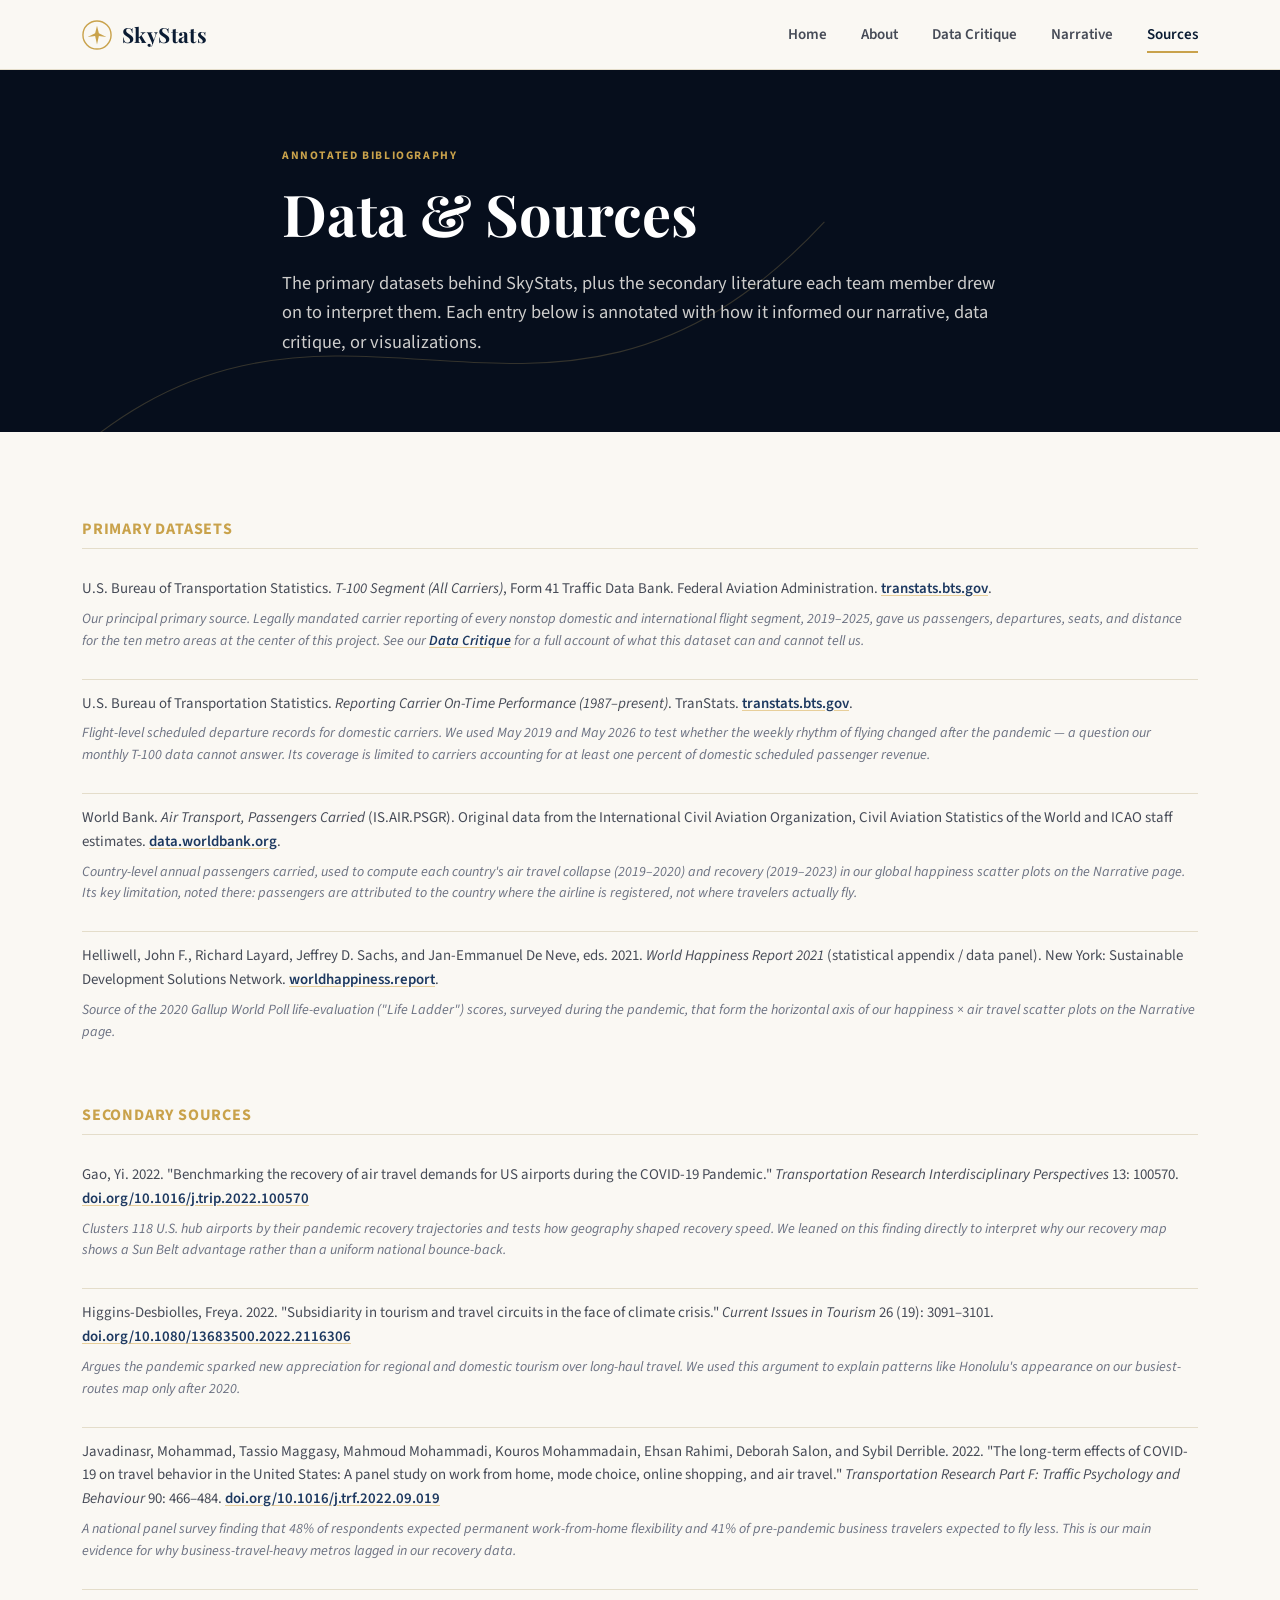
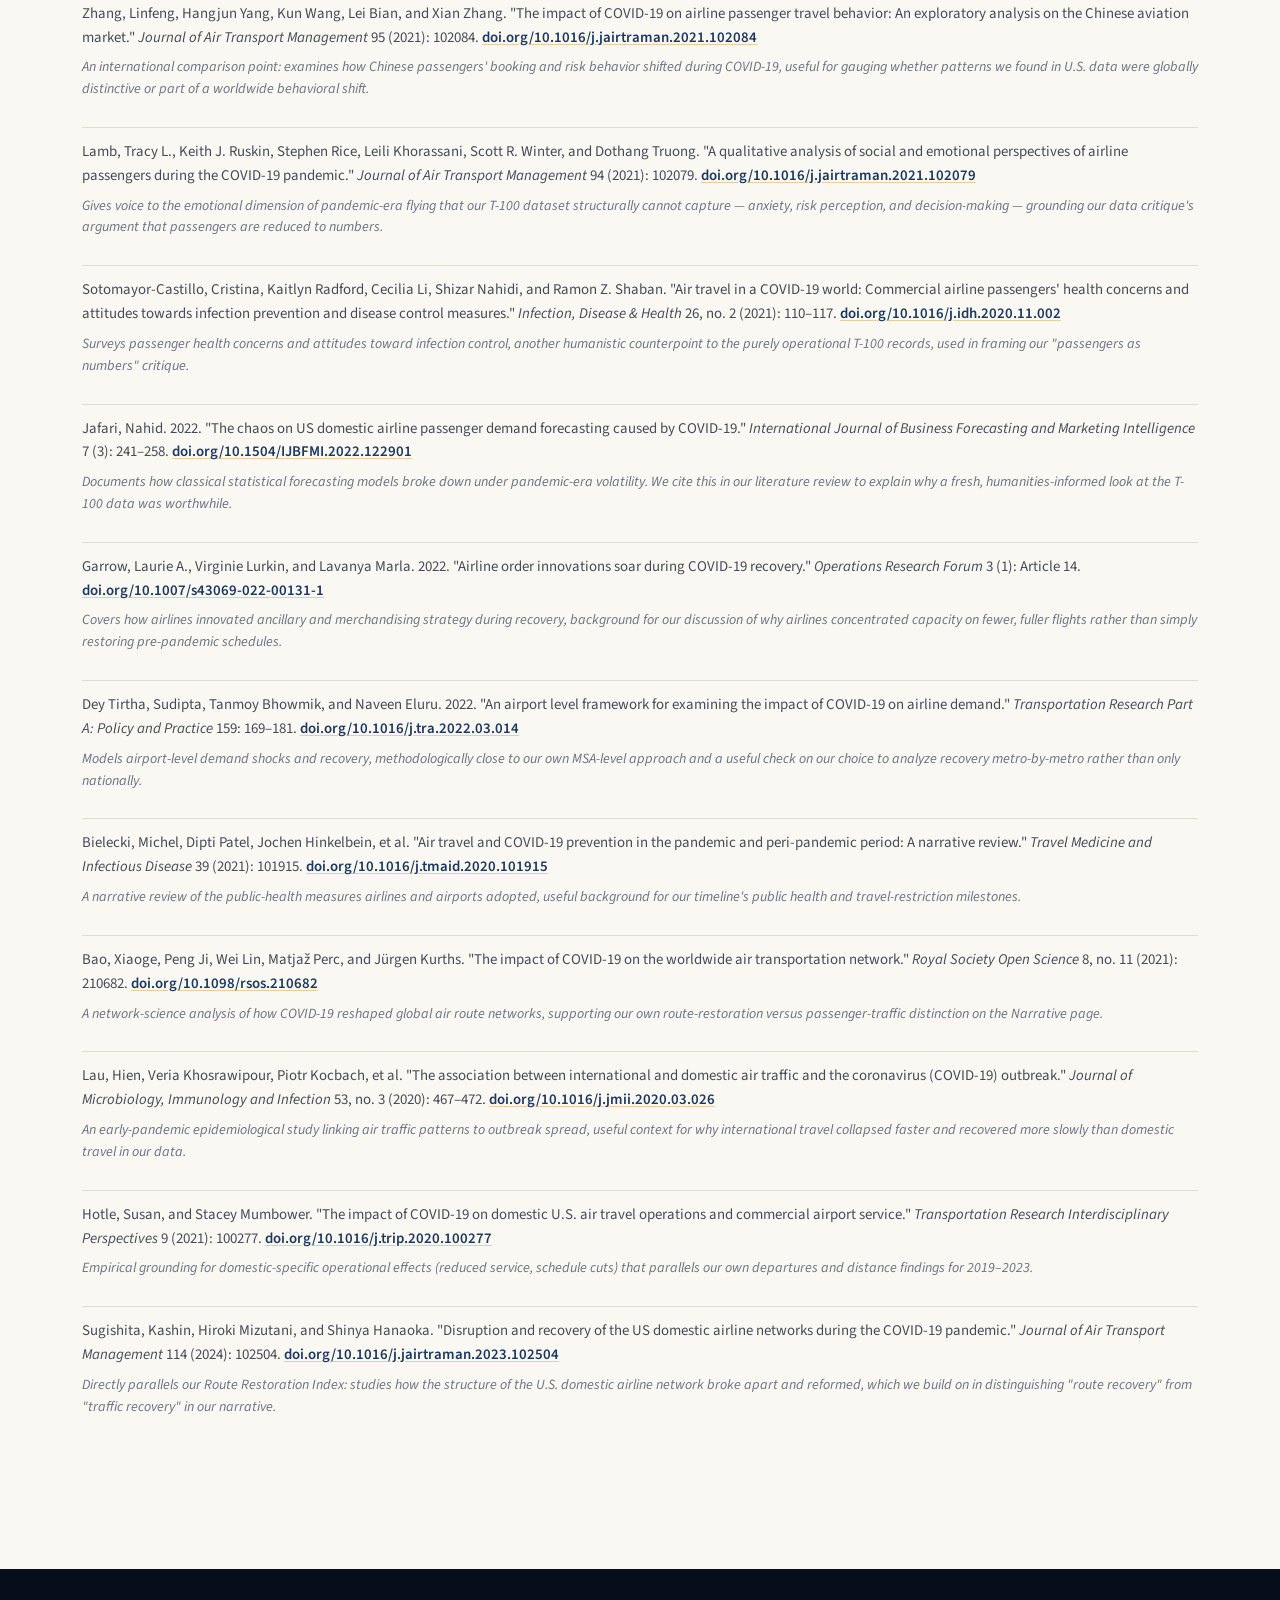
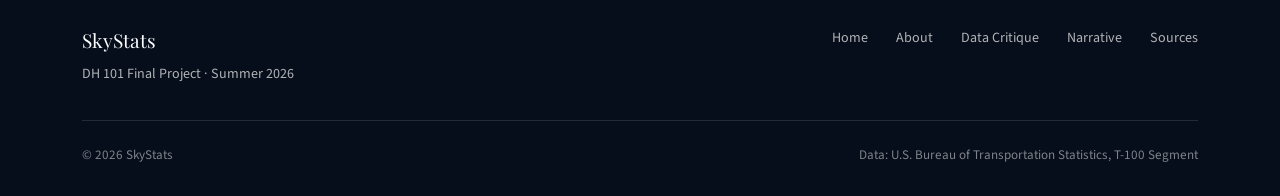
<file: sources.html>
<!doctype html>
<html lang="en">
<head>
  <meta charset="UTF-8" />
  <meta name="viewport" content="width=device-width, initial-scale=1.0" />
  <title>Sources — SkyStats</title>
  <meta name="description" content="Full bibliography and data sources for the SkyStats DH 101 project." />
  <link rel="preconnect" href="https://fonts.googleapis.com" />
  <link rel="preconnect" href="https://fonts.gstatic.com" crossorigin />
  <link href="https://fonts.googleapis.com/css2?family=Playfair+Display:wght@600;700&family=Source+Sans+3:wght@400;600;700&display=swap" rel="stylesheet" />
  <link rel="stylesheet" href="assets/css/style.css" />
</head>
<body data-page="sources">

  <header class="site-header">
    <nav class="nav">
      <a href="index.html" class="nav-brand">
        <svg class="mark" viewBox="0 0 32 32" fill="none" xmlns="http://www.w3.org/2000/svg">
          <circle cx="16" cy="16" r="15" stroke="#c9a24b" stroke-width="1.5"/>
          <path d="M6 18L14 14L16 6L18 14L26 18L18 17L16 26L14 17L6 18Z" fill="#c9a24b"/>
        </svg>
        SkyStats
      </a>
      <button class="nav-toggle" aria-label="Toggle navigation" aria-expanded="false">
        <span></span><span></span><span></span>
      </button>
      <ul class="nav-links">
        <li><a href="index.html" data-page="home">Home</a></li>
        <li><a href="about.html" data-page="about">About</a></li>
        <li><a href="data-critique.html" data-page="data">Data Critique</a></li>
        <li><a href="narrative.html" data-page="narrative">Narrative</a></li>
        <li><a href="sources.html" data-page="sources">Sources</a></li>
      </ul>
    </nav>
  </header>

  <section class="hero page-hero">
    <svg class="hero-routes" viewBox="0 0 1180 480" preserveAspectRatio="xMidYMid slice" xmlns="http://www.w3.org/2000/svg">
      <g stroke="#d9b869" stroke-width="1" fill="none" opacity="0.4">
        <path d="M40,380 C 300,120 500,420 760,140" />
      </g>
    </svg>
    <div class="container hero-inner">
      <span class="eyebrow">Annotated Bibliography</span>
      <h1>Data &amp; Sources</h1>
      <p class="lede">
        The primary datasets behind SkyStats, plus the secondary literature
        each team member drew on to interpret them. Each entry below is
        annotated with how it informed our narrative, data critique, or
        visualizations.
      </p>
    </div>
  </section>

  <section class="section">
    <div class="container">
      <div class="biblio-group">
        <h3>Primary Datasets</h3>
        <div class="biblio-entry">
          U.S. Bureau of Transportation Statistics. <em>T-100 Segment (All Carriers)</em>,
          Form 41 Traffic Data Bank. Federal Aviation Administration.
          <a href="https://www.transtats.bts.gov/DL_SelectFields.aspx?gnoyr_VQ=FMG&QO_fu146_anzr=Nv4%20Pn44vr45" target="_blank" rel="noopener">transtats.bts.gov</a>.
          <p class="biblio-annotation">
            Our principal primary source. Legally mandated carrier reporting of every
            nonstop domestic and international flight segment, 2019&ndash;2025,
            gave us passengers, departures, seats, and distance for the ten
            metro areas at the center of this project. See our
            <a href="data-critique.html">Data Critique</a> for a full account
            of what this dataset can and cannot tell us.
          </p>
        </div>
        <div class="biblio-entry">
          U.S. Bureau of Transportation Statistics. <em>Reporting Carrier On-Time
          Performance (1987&ndash;present)</em>. TranStats.
          <a href="https://www.transtats.bts.gov/Tables.asp?QO_VQ=EFD" target="_blank" rel="noopener">transtats.bts.gov</a>.
          <p class="biblio-annotation">
            Flight-level scheduled departure records for domestic carriers. We used
            May 2019 and May 2026 to test whether the weekly rhythm of flying changed
            after the pandemic &mdash; a question our monthly T-100 data cannot answer.
            Its coverage is limited to carriers accounting for at least one percent of
            domestic scheduled passenger revenue.
          </p>
        </div>
        <div class="biblio-entry">
          World Bank. <em>Air Transport, Passengers Carried</em> (IS.AIR.PSGR).
          Original data from the International Civil Aviation Organization,
          Civil Aviation Statistics of the World and ICAO staff estimates.
          <a href="https://data.worldbank.org/indicator/IS.AIR.PSGR" target="_blank" rel="noopener">data.worldbank.org</a>.
          <p class="biblio-annotation">
            Country-level annual passengers carried, used to compute each
            country's air travel collapse (2019&ndash;2020) and recovery
            (2019&ndash;2023) in our global happiness scatter plots on the
            Narrative page. Its key limitation, noted there: passengers are
            attributed to the country where the airline is registered, not
            where travelers actually fly.
          </p>
        </div>
        <div class="biblio-entry">
          Helliwell, John F., Richard Layard, Jeffrey D. Sachs, and Jan-Emmanuel De Neve, eds. 2021.
          <em>World Happiness Report 2021</em> (statistical appendix / data panel).
          New York: Sustainable Development Solutions Network.
          <a href="https://worldhappiness.report/ed/2021/" target="_blank" rel="noopener">worldhappiness.report</a>.
          <p class="biblio-annotation">
            Source of the 2020 Gallup World Poll life-evaluation ("Life
            Ladder") scores, surveyed during the pandemic, that form the
            horizontal axis of our happiness &times; air travel scatter
            plots on the Narrative page.
          </p>
        </div>
      </div>

      <div class="biblio-group">
        <h3>Secondary Sources</h3>
        <div class="biblio-entry">
          Gao, Yi. 2022. "Benchmarking the recovery of air travel demands for US airports during the COVID-19 Pandemic." <em>Transportation Research Interdisciplinary Perspectives</em> 13: 100570.
          <a href="https://doi.org/10.1016/j.trip.2022.100570" target="_blank" rel="noopener">doi.org/10.1016/j.trip.2022.100570</a>
          <p class="biblio-annotation">
            Clusters 118 U.S. hub airports by their pandemic recovery trajectories and
            tests how geography shaped recovery speed. We leaned on this finding
            directly to interpret why our recovery map shows a Sun Belt advantage
            rather than a uniform national bounce-back.
          </p>
        </div>
        <div class="biblio-entry">
          Higgins-Desbiolles, Freya. 2022. "Subsidiarity in tourism and travel circuits in the face of climate crisis." <em>Current Issues in Tourism</em> 26 (19): 3091&ndash;3101.
          <a href="https://doi.org/10.1080/13683500.2022.2116306" target="_blank" rel="noopener">doi.org/10.1080/13683500.2022.2116306</a>
          <p class="biblio-annotation">
            Argues the pandemic sparked new appreciation for regional and
            domestic tourism over long-haul travel. We used this argument to
            explain patterns like Honolulu's appearance on our busiest-routes
            map only after 2020.
          </p>
        </div>
        <div class="biblio-entry">
          Javadinasr, Mohammad, Tassio Maggasy, Mahmoud Mohammadi, Kouros Mohammadain, Ehsan Rahimi, Deborah Salon, and Sybil Derrible. 2022. "The long-term effects of COVID-19 on travel behavior in the United States: A panel study on work from home, mode choice, online shopping, and air travel." <em>Transportation Research Part F: Traffic Psychology and Behaviour</em> 90: 466&ndash;484.
          <a href="https://doi.org/10.1016/j.trf.2022.09.019" target="_blank" rel="noopener">doi.org/10.1016/j.trf.2022.09.019</a>
          <p class="biblio-annotation">
            A national panel survey finding that 48% of respondents expected
            permanent work-from-home flexibility and 41% of pre-pandemic
            business travelers expected to fly less. This is our main evidence
            for why business-travel-heavy metros lagged in our recovery data.
          </p>
        </div>
        <div class="biblio-entry">
          Zhang, Linfeng, Hangjun Yang, Kun Wang, Lei Bian, and Xian Zhang. "The impact of COVID-19 on airline passenger travel behavior: An exploratory analysis on the Chinese aviation market." <em>Journal of Air Transport Management</em> 95 (2021): 102084.
          <a href="https://doi.org/10.1016/j.jairtraman.2021.102084" target="_blank" rel="noopener">doi.org/10.1016/j.jairtraman.2021.102084</a>
          <p class="biblio-annotation">
            An international comparison point: examines how Chinese passengers'
            booking and risk behavior shifted during COVID-19, useful for
            gauging whether patterns we found in U.S. data were globally
            distinctive or part of a worldwide behavioral shift.
          </p>
        </div>
        <div class="biblio-entry">
          Lamb, Tracy L., Keith J. Ruskin, Stephen Rice, Leili Khorassani, Scott R. Winter, and Dothang Truong. "A qualitative analysis of social and emotional perspectives of airline passengers during the COVID-19 pandemic." <em>Journal of Air Transport Management</em> 94 (2021): 102079.
          <a href="https://doi.org/10.1016/j.jairtraman.2021.102079" target="_blank" rel="noopener">doi.org/10.1016/j.jairtraman.2021.102079</a>
          <p class="biblio-annotation">
            Gives voice to the emotional dimension of pandemic-era flying that
            our T-100 dataset structurally cannot capture &mdash; anxiety, risk
            perception, and decision-making &mdash; grounding our data
            critique's argument that passengers are reduced to numbers.
          </p>
        </div>
        <div class="biblio-entry">
          Sotomayor-Castillo, Cristina, Kaitlyn Radford, Cecilia Li, Shizar Nahidi, and Ramon Z. Shaban. "Air travel in a COVID-19 world: Commercial airline passengers' health concerns and attitudes towards infection prevention and disease control measures." <em>Infection, Disease &amp; Health</em> 26, no. 2 (2021): 110&ndash;117.
          <a href="https://doi.org/10.1016/j.idh.2020.11.002" target="_blank" rel="noopener">doi.org/10.1016/j.idh.2020.11.002</a>
          <p class="biblio-annotation">
            Surveys passenger health concerns and attitudes toward infection
            control, another humanistic counterpoint to the purely operational
            T-100 records, used in framing our "passengers as numbers" critique.
          </p>
        </div>
        <div class="biblio-entry">
          Jafari, Nahid. 2022. "The chaos on US domestic airline passenger demand forecasting caused by COVID-19." <em>International Journal of Business Forecasting and Marketing Intelligence</em> 7 (3): 241&ndash;258.
          <a href="https://doi.org/10.1504/IJBFMI.2022.122901" target="_blank" rel="noopener">doi.org/10.1504/IJBFMI.2022.122901</a>
          <p class="biblio-annotation">
            Documents how classical statistical forecasting models broke down
            under pandemic-era volatility. We cite this in our literature
            review to explain why a fresh, humanities-informed look at the
            T-100 data was worthwhile.
          </p>
        </div>
        <div class="biblio-entry">
          Garrow, Laurie A., Virginie Lurkin, and Lavanya Marla. 2022. "Airline order innovations soar during COVID-19 recovery." <em>Operations Research Forum</em> 3 (1): Article 14.
          <a href="https://doi.org/10.1007/s43069-022-00131-1" target="_blank" rel="noopener">doi.org/10.1007/s43069-022-00131-1</a>
          <p class="biblio-annotation">
            Covers how airlines innovated ancillary and merchandising strategy
            during recovery, background for our discussion of why airlines
            concentrated capacity on fewer, fuller flights rather than simply
            restoring pre-pandemic schedules.
          </p>
        </div>
        <div class="biblio-entry">
          Dey Tirtha, Sudipta, Tanmoy Bhowmik, and Naveen Eluru. 2022. "An airport level framework for examining the impact of COVID-19 on airline demand." <em>Transportation Research Part A: Policy and Practice</em> 159: 169&ndash;181.
          <a href="https://doi.org/10.1016/j.tra.2022.03.014" target="_blank" rel="noopener">doi.org/10.1016/j.tra.2022.03.014</a>
          <p class="biblio-annotation">
            Models airport-level demand shocks and recovery, methodologically
            close to our own MSA-level approach and a useful check on our
            choice to analyze recovery metro-by-metro rather than only
            nationally.
          </p>
        </div>
        <div class="biblio-entry">
          Bielecki, Michel, Dipti Patel, Jochen Hinkelbein, et al. "Air travel and COVID-19 prevention in the pandemic and peri-pandemic period: A narrative review." <em>Travel Medicine and Infectious Disease</em> 39 (2021): 101915.
          <a href="https://doi.org/10.1016/j.tmaid.2020.101915" target="_blank" rel="noopener">doi.org/10.1016/j.tmaid.2020.101915</a>
          <p class="biblio-annotation">
            A narrative review of the public-health measures airlines and
            airports adopted, useful background for our timeline's public
            health and travel-restriction milestones.
          </p>
        </div>
        <div class="biblio-entry">
          Bao, Xiaoge, Peng Ji, Wei Lin, Matjaž Perc, and Jürgen Kurths. "The impact of COVID-19 on the worldwide air transportation network." <em>Royal Society Open Science</em> 8, no. 11 (2021): 210682.
          <a href="https://doi.org/10.1098/rsos.210682" target="_blank" rel="noopener">doi.org/10.1098/rsos.210682</a>
          <p class="biblio-annotation">
            A network-science analysis of how COVID-19 reshaped global air
            route networks, supporting our own route-restoration versus
            passenger-traffic distinction on the Narrative page.
          </p>
        </div>
        <div class="biblio-entry">
          Lau, Hien, Veria Khosrawipour, Piotr Kocbach, et al. "The association between international and domestic air traffic and the coronavirus (COVID-19) outbreak." <em>Journal of Microbiology, Immunology and Infection</em> 53, no. 3 (2020): 467&ndash;472.
          <a href="https://doi.org/10.1016/j.jmii.2020.03.026" target="_blank" rel="noopener">doi.org/10.1016/j.jmii.2020.03.026</a>
          <p class="biblio-annotation">
            An early-pandemic epidemiological study linking air traffic
            patterns to outbreak spread, useful context for why international
            travel collapsed faster and recovered more slowly than domestic
            travel in our data.
          </p>
        </div>
        <div class="biblio-entry">
          Hotle, Susan, and Stacey Mumbower. "The impact of COVID-19 on domestic U.S. air travel operations and commercial airport service." <em>Transportation Research Interdisciplinary Perspectives</em> 9 (2021): 100277.
          <a href="https://doi.org/10.1016/j.trip.2020.100277" target="_blank" rel="noopener">doi.org/10.1016/j.trip.2020.100277</a>
          <p class="biblio-annotation">
            Empirical grounding for domestic-specific operational effects
            (reduced service, schedule cuts) that parallels our own departures
            and distance findings for 2019&ndash;2023.
          </p>
        </div>
        <div class="biblio-entry">
          Sugishita, Kashin, Hiroki Mizutani, and Shinya Hanaoka. "Disruption and recovery of the US domestic airline networks during the COVID-19 pandemic." <em>Journal of Air Transport Management</em> 114 (2024): 102504.
          <a href="https://doi.org/10.1016/j.jairtraman.2023.102504" target="_blank" rel="noopener">doi.org/10.1016/j.jairtraman.2023.102504</a>
          <p class="biblio-annotation">
            Directly parallels our Route Restoration Index: studies how the
            structure of the U.S. domestic airline network broke apart and
            reformed, which we build on in distinguishing "route recovery"
            from "traffic recovery" in our narrative.
          </p>
        </div>
      </div>

    </div>
  </section>

  <footer class="site-footer">
    <div class="container">
      <div class="footer-top">
        <div>
          <div class="footer-brand">SkyStats</div>
          <p style="margin:0; font-size:0.88rem;">DH 101 Final Project &middot; Summer 2026</p>
        </div>
        <ul class="footer-links">
          <li><a href="index.html">Home</a></li>
          <li><a href="about.html">About</a></li>
          <li><a href="data-critique.html">Data Critique</a></li>
          <li><a href="narrative.html">Narrative</a></li>
          <li><a href="sources.html">Sources</a></li>
        </ul>
      </div>
      <div class="footer-bottom">
        <span>&copy; 2026 SkyStats</span>
        <span>Data: U.S. Bureau of Transportation Statistics, T-100 Segment</span>
      </div>
    </div>
  </footer>

  <script src="assets/js/main.js"></script>
</body>
</html>
</file>
<file: assets/css/style.css>
/* ==========================================================================
   SkyStats — DH 101 Group 2
   Navy & Gold design system
   ========================================================================== */

:root {
  --navy-950: #060e1c;
  --navy-900: #0b1c33;
  --navy-800: #12294a;
  --navy-700: #1c3860;
  --navy-600: #2a4d80;
  --gold-500: #c9a24b;
  --gold-400: #d9b869;
  --gold-300: #e8cf9a;
  --cream-50: #faf8f3;
  --cream-100: #f3efe4;
  --ink-900: #1a1d24;
  --ink-700: #464b57;
  --ink-500: #6b7182;
  --line: #e4ddca;
  --white: #ffffff;

  --font-display: "Playfair Display", "Georgia", serif;
  --font-body: "Source Sans 3", "Helvetica Neue", Arial, sans-serif;

  --max-width: 1180px;
  --radius: 10px;
  --shadow-sm: 0 1px 3px rgba(6, 14, 28, 0.08);
  --shadow-md: 0 8px 24px rgba(6, 14, 28, 0.12);
}

* {
  box-sizing: border-box;
}

html {
  scroll-behavior: smooth;
}

body {
  margin: 0;
  font-family: var(--font-body);
  color: var(--ink-900);
  background: var(--cream-50);
  line-height: 1.6;
  -webkit-font-smoothing: antialiased;
}

img {
  max-width: 100%;
  display: block;
}

a {
  color: inherit;
  text-decoration: none;
}

h1, h2, h3, h4 {
  font-family: var(--font-display);
  line-height: 1.15;
  margin: 0 0 0.5em;
  color: var(--navy-900);
}

p {
  margin: 0 0 1em;
}

.container {
  max-width: var(--max-width);
  margin: 0 auto;
  padding: 0 32px;
}

.eyebrow {
  display: inline-block;
  font-family: var(--font-body);
  font-weight: 700;
  font-size: 0.72rem;
  letter-spacing: 0.14em;
  text-transform: uppercase;
  color: var(--gold-500);
  margin-bottom: 14px;
}

.btn {
  display: inline-flex;
  align-items: center;
  gap: 8px;
  padding: 13px 26px;
  border-radius: 999px;
  font-weight: 600;
  font-size: 0.95rem;
  border: 1px solid transparent;
  cursor: pointer;
  transition: transform 0.15s ease, box-shadow 0.15s ease, background 0.15s ease, color 0.15s ease;
}

.btn-primary {
  background: var(--gold-500);
  color: var(--navy-950);
}
.btn-primary:hover {
  background: var(--gold-400);
  transform: translateY(-1px);
  box-shadow: var(--shadow-md);
}

.btn-outline {
  background: transparent;
  border-color: rgba(250, 248, 243, 0.4);
  color: inherit;
}
.btn-outline:hover {
  border-color: var(--gold-400);
  color: var(--gold-400);
}

/* ---------- Header / Nav ---------- */

.site-header {
  position: sticky;
  top: 0;
  z-index: 100;
  background: var(--cream-50);
  border-bottom: 1px solid var(--line);
}

.nav {
  display: flex;
  align-items: center;
  justify-content: space-between;
  padding: 18px 32px;
  max-width: var(--max-width);
  margin: 0 auto;
}

.nav-brand {
  display: flex;
  align-items: center;
  gap: 10px;
  font-family: var(--font-display);
  font-weight: 700;
  font-size: 1.3rem;
  letter-spacing: 0.02em;
  color: var(--navy-900);
}

.nav-brand .mark {
  width: 30px;
  height: 30px;
  flex-shrink: 0;
}

.nav-links {
  display: flex;
  align-items: center;
  gap: 34px;
  list-style: none;
  margin: 0;
  padding: 0;
}

.nav-links a {
  font-size: 0.94rem;
  font-weight: 600;
  color: var(--ink-700);
  padding: 6px 0;
  border-bottom: 2px solid transparent;
  transition: color 0.15s ease, border-color 0.15s ease;
}

.nav-links a:hover,
.nav-links a.active {
  color: var(--navy-900);
  border-color: var(--gold-500);
}

.nav-toggle {
  display: none;
  background: none;
  border: none;
  cursor: pointer;
  padding: 6px;
}
.nav-toggle span {
  display: block;
  width: 24px;
  height: 2px;
  background: var(--navy-900);
  margin: 5px 0;
  transition: transform 0.2s ease, opacity 0.2s ease;
}

@media (max-width: 860px) {
  .nav-toggle {
    display: block;
  }
  .nav-links {
    position: absolute;
    top: 100%;
    left: 0;
    right: 0;
    background: var(--cream-50);
    border-bottom: 1px solid var(--line);
    flex-direction: column;
    align-items: flex-start;
    gap: 0;
    max-height: 0;
    overflow: hidden;
    transition: max-height 0.25s ease;
  }
  .nav-links.open {
    max-height: 400px;
  }
  .nav-links li {
    width: 100%;
  }
  .nav-links a {
    display: block;
    width: 100%;
    padding: 14px 32px;
    border-bottom: 1px solid var(--line);
    border-left: 2px solid transparent;
  }
  .nav-links a.active,
  .nav-links a:hover {
    border-left-color: var(--gold-500);
    border-bottom-color: var(--line);
  }
}

/* ---------- Hero ---------- */

.hero {
  position: relative;
  background: var(--navy-950);
  color: var(--cream-50);
  overflow: hidden;
  padding: 96px 0 110px;
}

.hero-routes {
  position: absolute;
  inset: 0;
  opacity: 0.55;
  pointer-events: none;
}

.hero-inner {
  position: relative;
  z-index: 1;
  max-width: 780px;
}

.hero h1 {
  color: var(--white);
  font-size: clamp(2.4rem, 5vw, 3.6rem);
  margin-bottom: 0.4em;
}

.hero .lede {
  font-size: 1.15rem;
  color: rgba(250, 248, 243, 0.82);
  max-width: 640px;
}

.hero-actions {
  display: flex;
  gap: 16px;
  margin-top: 34px;
  flex-wrap: wrap;
}

.page-hero {
  padding: 72px 0 56px;
}
.page-hero .lede {
  max-width: 720px;
}

/* ---------- Stat band ---------- */

.stat-band {
  background: var(--navy-900);
  color: var(--cream-50);
  padding: 70px 0;
}

.stat-band-grid {
  display: grid;
  grid-template-columns: repeat(4, 1fr);
  gap: 24px;
  margin-top: 40px;
}

.stat-card {
  background: rgba(250, 248, 243, 0.05);
  border: 1px solid rgba(250, 248, 243, 0.12);
  border-radius: var(--radius);
  padding: 26px 22px;
}

.stat-number {
  font-family: var(--font-display);
  font-weight: 700;
  font-size: 2.4rem;
  color: var(--gold-400);
  line-height: 1;
  margin-bottom: 10px;
}

.stat-label {
  font-size: 0.82rem;
  letter-spacing: 0.02em;
  color: rgba(250, 248, 243, 0.75);
}

@media (max-width: 900px) {
  .stat-band-grid {
    grid-template-columns: repeat(2, 1fr);
  }
}
@media (max-width: 520px) {
  .stat-band-grid {
    grid-template-columns: 1fr;
  }
}

/* ---------- Sections ---------- */

.section {
  padding: 88px 0;
}

.section-tight {
  padding: 56px 0;
}

.section-alt {
  background: var(--cream-100);
}

.section-head {
  max-width: 700px;
  margin-bottom: 44px;
}

.two-col {
  display: grid;
  grid-template-columns: 1fr 1fr;
  gap: 56px;
  align-items: start;
}

@media (max-width: 860px) {
  .two-col {
    grid-template-columns: 1fr;
    gap: 32px;
  }
}

.tag-row {
  display: flex;
  flex-wrap: wrap;
  gap: 10px;
  margin-top: 24px;
}

.tag {
  font-size: 0.78rem;
  font-weight: 600;
  padding: 7px 14px;
  border-radius: 999px;
  background: var(--white);
  border: 1px solid var(--line);
  color: var(--navy-700);
}

/* ---------- Cards ---------- */

.card-grid {
  display: grid;
  grid-template-columns: repeat(3, 1fr);
  gap: 26px;
}

@media (max-width: 900px) {
  .card-grid {
    grid-template-columns: repeat(2, 1fr);
  }
}
@media (max-width: 620px) {
  .card-grid {
    grid-template-columns: 1fr;
  }
}

.card {
  background: var(--white);
  border: 1px solid var(--line);
  border-top: 3px solid var(--gold-500);
  border-radius: var(--radius);
  padding: 28px 26px;
  box-shadow: var(--shadow-sm);
  transition: transform 0.15s ease, box-shadow 0.15s ease;
}

.card:hover {
  transform: translateY(-3px);
  box-shadow: var(--shadow-md);
}

.card h3 {
  font-size: 1.15rem;
  margin-bottom: 10px;
}

.card p {
  color: var(--ink-700);
  font-size: 0.95rem;
  margin-bottom: 18px;
}

.card-link {
  font-size: 0.82rem;
  font-weight: 700;
  letter-spacing: 0.06em;
  text-transform: uppercase;
  color: var(--navy-700);
  display: inline-flex;
  align-items: center;
  gap: 6px;
}
.card:hover .card-link {
  color: var(--gold-500);
}

/* explore nav cards */
.explore-grid {
  display: grid;
  grid-template-columns: repeat(4, 1fr);
  gap: 22px;
}
@media (max-width: 900px) {
  .explore-grid {
    grid-template-columns: repeat(2, 1fr);
  }
}
@media (max-width: 560px) {
  .explore-grid {
    grid-template-columns: 1fr;
  }
}

.explore-card {
  background: var(--navy-900);
  color: var(--cream-50);
  border-radius: var(--radius);
  padding: 30px 24px;
  display: flex;
  flex-direction: column;
  justify-content: space-between;
  min-height: 180px;
  transition: transform 0.15s ease, background 0.15s ease;
}
.explore-card:hover {
  background: var(--navy-800);
  transform: translateY(-3px);
}
.explore-card h3 {
  color: var(--white);
  font-size: 1.2rem;
}
.explore-card p {
  color: rgba(250, 248, 243, 0.72);
  font-size: 0.9rem;
}
.explore-card .card-link {
  color: var(--gold-400);
}

/* ---------- Chart / figure containers ---------- */

.chart-panel {
  background: var(--white);
  border: 1px solid var(--line);
  border-radius: var(--radius);
  padding: 28px 26px 18px;
  box-shadow: var(--shadow-sm);
  margin: 34px 0;
}

.chart-panel h3 {
  font-size: 1.1rem;
  margin-bottom: 4px;
}

.chart-caption {
  font-size: 0.85rem;
  color: var(--ink-500);
  margin-top: 12px;
}

.chart-wrap {
  position: relative;
  height: 340px;
  margin-top: 18px;
}

/* ---------- Map & Timeline ---------- */

#recovery-map {
  height: 460px;
  width: 100%;
  border-radius: var(--radius);
  z-index: 1;
}

.map-legend {
  display: flex;
  flex-wrap: wrap;
  gap: 18px;
  margin-top: 16px;
  font-size: 0.82rem;
  color: var(--ink-700);
}
.map-legend .swatch {
  display: inline-block;
  width: 12px;
  height: 12px;
  border-radius: 50%;
  margin-right: 6px;
  vertical-align: middle;
}

iframe#timeline-embed {
  display: block;
  width: 100%;
  height: 560px;
  border-radius: var(--radius);
  border: 1px solid var(--line);
}

/* ---------- Team / About ---------- */

.team-grid {
  display: grid;
  grid-template-columns: repeat(3, 1fr);
  gap: 26px;
}
@media (max-width: 860px) {
  .team-grid {
    grid-template-columns: repeat(2, 1fr);
  }
}
@media (max-width: 560px) {
  .team-grid {
    grid-template-columns: 1fr;
  }
}

.team-card {
  background: var(--white);
  border: 1px solid var(--line);
  border-radius: var(--radius);
  padding: 26px;
  text-align: left;
}

.team-avatar {
  width: 52px;
  height: 52px;
  border-radius: 50%;
  background: var(--navy-900);
  color: var(--gold-400);
  display: flex;
  align-items: center;
  justify-content: center;
  font-family: var(--font-display);
  font-weight: 700;
  font-size: 1.1rem;
  margin-bottom: 16px;
}

.team-card h3 {
  font-size: 1.05rem;
  margin-bottom: 2px;
}

.team-role {
  font-size: 0.8rem;
  font-weight: 700;
  letter-spacing: 0.04em;
  text-transform: uppercase;
  color: var(--gold-500);
  margin-bottom: 12px;
}

.team-card p {
  font-size: 0.9rem;
  color: var(--ink-700);
  margin-bottom: 0;
}

.team-card a.email {
  font-size: 0.85rem;
  color: var(--navy-700);
  font-weight: 600;
  word-break: break-word;
}

/* ---------- Timeline (data critique / methodology) ---------- */

.spec-table {
  width: 100%;
  border-collapse: collapse;
  margin: 28px 0;
  font-size: 0.92rem;
}
.spec-table th,
.spec-table td {
  text-align: left;
  padding: 12px 14px;
  border-bottom: 1px solid var(--line);
  vertical-align: top;
}
.spec-table th {
  color: var(--navy-900);
  font-size: 0.78rem;
  letter-spacing: 0.05em;
  text-transform: uppercase;
  color: var(--ink-500);
}

.callout {
  background: var(--white);
  border-left: 4px solid var(--gold-500);
  border-radius: 0 var(--radius) var(--radius) 0;
  padding: 22px 24px;
  margin: 28px 0;
  box-shadow: var(--shadow-sm);
}
.callout h4 {
  font-size: 1rem;
  margin-bottom: 8px;
}
.callout p {
  font-size: 0.94rem;
  color: var(--ink-700);
  margin-bottom: 0;
}

/* ---------- Sources / bibliography ---------- */

.biblio-group {
  margin-bottom: 36px;
}
.biblio-group h3 {
  font-size: 1rem;
  color: var(--gold-500);
  text-transform: uppercase;
  letter-spacing: 0.05em;
  font-family: var(--font-body);
  font-weight: 700;
  margin-bottom: 16px;
  border-bottom: 1px solid var(--line);
  padding-bottom: 10px;
}
.biblio-entry {
  font-size: 0.93rem;
  color: var(--ink-700);
  padding: 12px 0;
  border-bottom: 1px solid var(--line);
}
.biblio-entry:last-child {
  border-bottom: none;
}
.biblio-entry a {
  color: var(--navy-700);
  font-weight: 600;
  text-decoration: underline;
  text-decoration-color: var(--gold-300);
  text-underline-offset: 2px;
}
.biblio-annotation {
  margin-top: 8px;
  font-size: 0.88rem;
  color: var(--ink-500);
  font-style: italic;
  line-height: 1.55;
}

/* ---------- Footer ---------- */

.site-footer {
  background: var(--navy-950);
  color: rgba(250, 248, 243, 0.7);
  padding: 56px 0 30px;
}

.footer-top {
  display: flex;
  justify-content: space-between;
  gap: 32px;
  flex-wrap: wrap;
  padding-bottom: 34px;
  border-bottom: 1px solid rgba(250, 248, 243, 0.12);
  margin-bottom: 24px;
}

.footer-brand {
  font-family: var(--font-display);
  font-size: 1.2rem;
  color: var(--white);
  margin-bottom: 8px;
}

.footer-links {
  display: flex;
  gap: 28px;
  list-style: none;
  padding: 0;
  margin: 0;
  flex-wrap: wrap;
}
.footer-links a {
  font-size: 0.88rem;
  color: rgba(250, 248, 243, 0.7);
}
.footer-links a:hover {
  color: var(--gold-400);
}

.footer-bottom {
  display: flex;
  justify-content: space-between;
  gap: 12px;
  flex-wrap: wrap;
  font-size: 0.82rem;
  color: rgba(250, 248, 243, 0.5);
}

/* ---------- Utility ---------- */

.text-center {
  text-align: center;
}
.mt-0 {
  margin-top: 0;
}
.list-plain {
  padding-left: 1.2em;
  color: var(--ink-700);
}
.list-plain li {
  margin-bottom: 8px;
}
</file>
